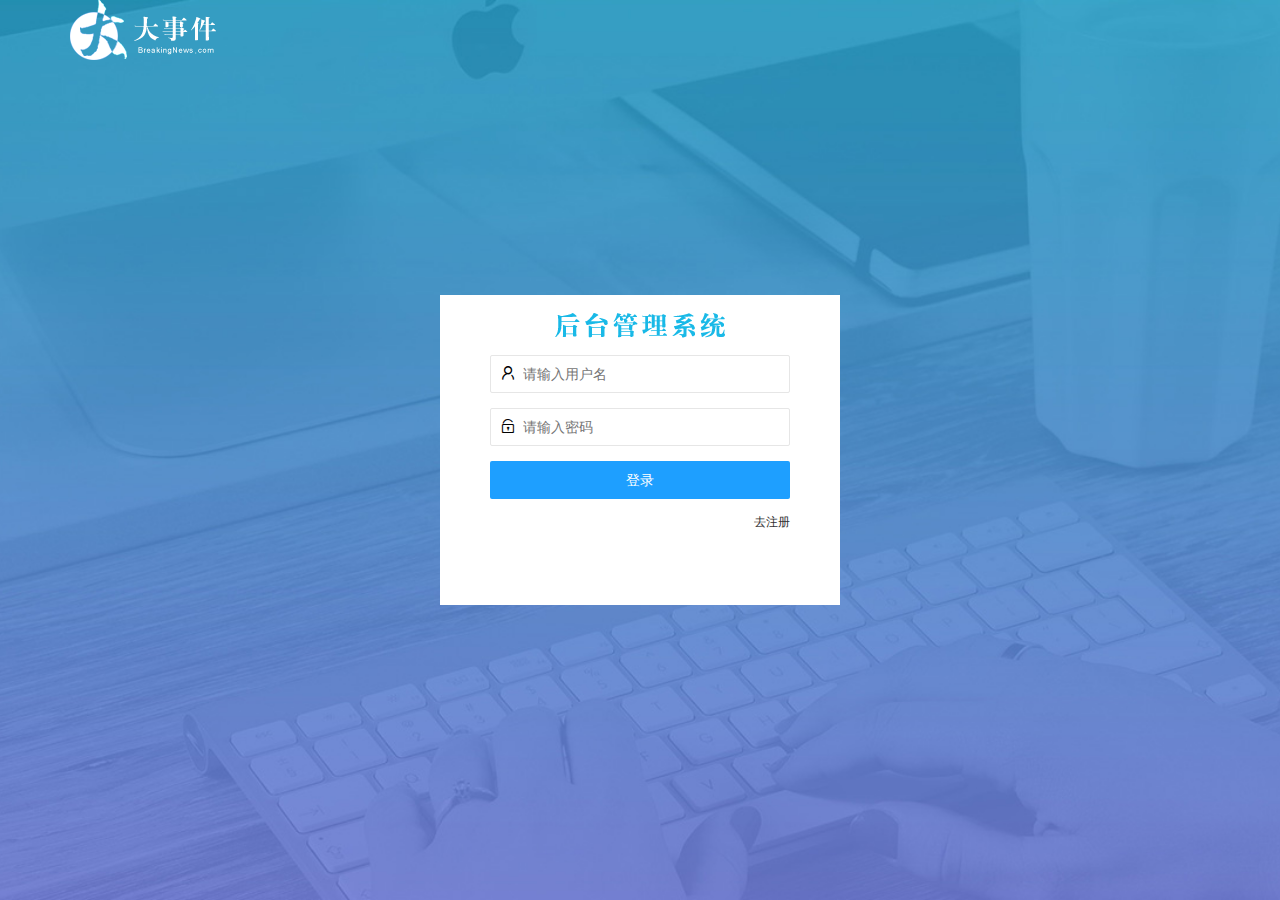
<file: login.html>
<!DOCTYPE html>
<html lang="en">

<head>
    <meta charset="UTF-8">
    <meta name="viewport" content="width=device-width, initial-scale=1.0">
    <title>大事件</title>
    <link rel="stylesheet" href="assets/css/login.css">
    <link rel="stylesheet" href="assets/lib/layui/css/layui.css">
</head>

<body>
    <!-- logo -->
    <div class="layui-main">
        <img src="./assets/images/logo.png" alt="">

    </div>
    <!-- 登录注册 -->
    <div class="loginandreg">
        <div class="title">

        </div>
        <div class="login-box">
            <form class="layui-form" id='form-login'>
                <!-- 账号 -->
                <div class="layui-form-item">
                    <i class="layui-icon layui-icon-username"></i>
                    <input type="text" name="username" required lay-verify="required|username" placeholder="请输入用户名"
                        autocomplete="off" class="layui-input">
                </div>
                <!-- 密码 -->
                <div class="layui-form-item">
                    <i class="layui-icon layui-icon-password"></i>
                    <input type="password" name="password" required lay-verify="required|pwd" placeholder="请输入密码"
                        autocomplete="off" class="layui-input">
                </div>
                <div class="layui-form-item">
                    <button class="layui-btn layui-btn-fluid layui-btn layui-btn-normal" lay-submit
                        lay-filter="formDemo">登录</button>
                </div>
                <div class="layui-form-item links">
                    <a href="javascript:;" id="link_reg">去注册</a>
                </div>
            </form>
        </div>
        <div class="reg-box">
            <form class="layui-form" id='form-reg'>
                <!-- 账号 -->
                <div class="layui-form-item">
                    <i class="layui-icon layui-icon-username"></i>
                    <input type="text" name="username" required lay-verify="required|username" placeholder="请输入用户名"
                        autocomplete="off" class="layui-input">
                </div>
                <!-- 密码 -->
                <div class="layui-form-item">
                    <i class="layui-icon layui-icon-password"></i>
                    <input type="password" name="password" required lay-verify="required|pwd" placeholder="请输入密码"
                        autocomplete="off" class="layui-input">
                </div>
                <!-- 密码 -->
                <div class="layui-form-item">
                    <i class="layui-icon layui-icon-password"></i>
                    <input type="password" name="repassword" required lay-verify="required|pwd|repwd"
                        placeholder="请输入密码" autocomplete="off" class="layui-input">
                </div>
                <div class="layui-form-item">
                    <button class="layui-btn layui-btn-fluid layui-btn layui-btn-normal" lay-submit
                        lay-filter="formDemo">注册</button>
                </div>
                <div class="layui-form-item links">
                    <a href="javascript:;" id="link_login">去登录</a>
                </div>
            </form>

        </div>
    </div>
    <div>

    </div>
    <script src="./assets/lib/layui/layui.all.js"></script>
    <script src="./assets/lib/jquery.js"></script>
    <script src="./assets/js/baseAPI.js"></script>
    <script src="./assets/js/login.js"></script>
</body>

</html>
</file>
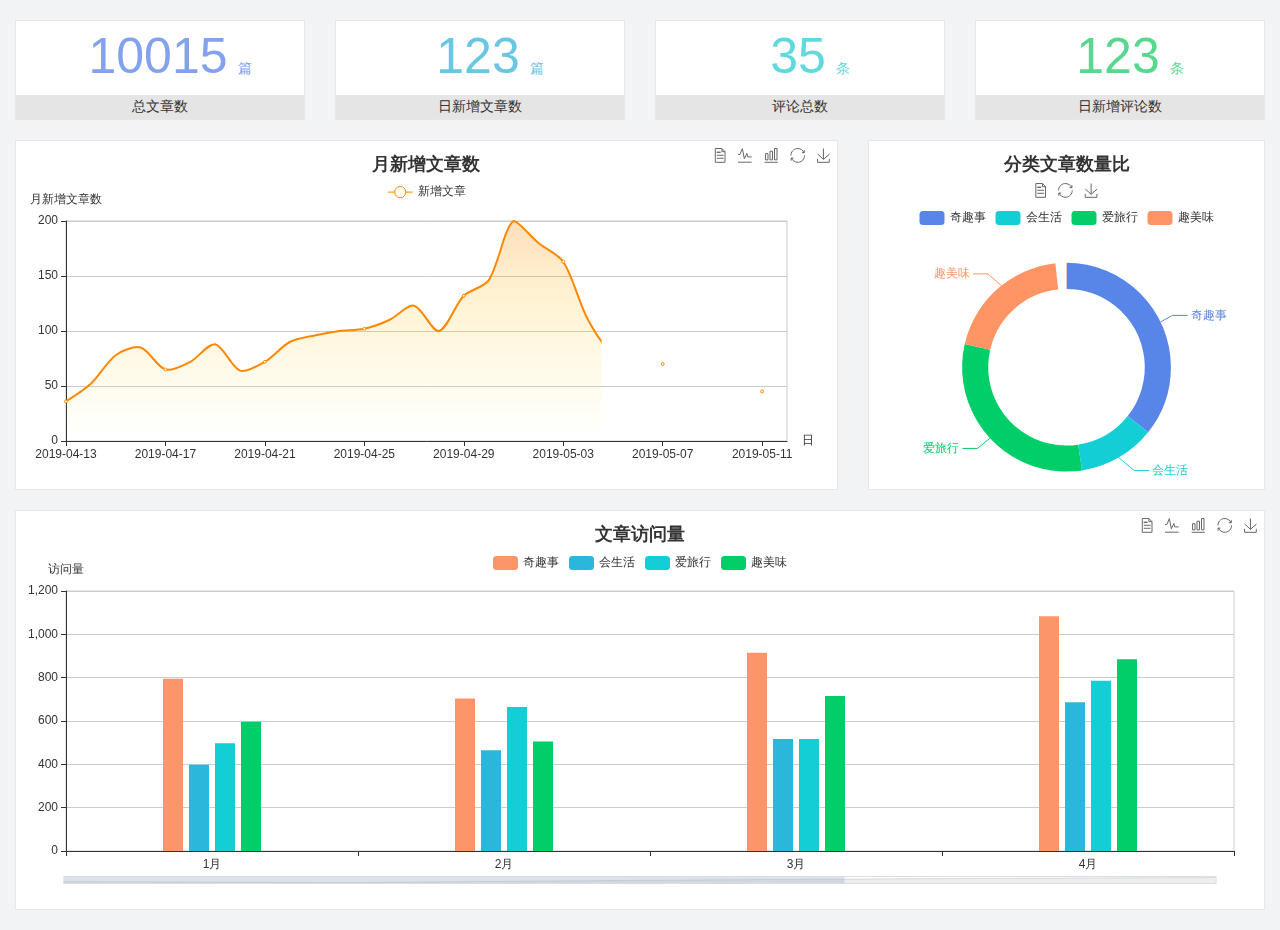
<file: home/dashboard.html>
<!DOCTYPE html>
<html lang="en">

<head>
  <meta charset="UTF-8">
  <meta name="viewport" content="width=device-width, initial-scale=1.0">
  <meta http-equiv="X-UA-Compatible" content="ie=edge">
  <title>图表统计</title>
  <link rel="stylesheet" href="../assets/lib/bootstrap.css" />
  <link rel="stylesheet" href="../assets/lib/main.css" />
  <script src="../assets/lib/jquery.js"></script>
  <script type="text/javascript" src="../assets/lib/echarts.min.js"></script>
</head>

<body>
  <div class="container-fluid">
    <div class="row spannel_list">
      <div class="col-sm-3 col-xs-6">
        <div class="spannel">
          <em>10015</em><span>篇</span>
          <b>总文章数</b>
        </div>
      </div>
      <div class="col-sm-3 col-xs-6">
        <div class="spannel scolor01">
          <em>123</em><span>篇</span>
          <b>日新增文章数</b>
        </div>
      </div>
      <div class="col-sm-3 col-xs-6">
        <div class="spannel scolor02">
          <em>35</em><span>条</span>
          <b>评论总数</b>
        </div>
      </div>
      <div class="col-sm-3 col-xs-6">
        <div class="spannel scolor03">
          <em>123</em><span>条</span>
          <b>日新增评论数</b>
        </div>
      </div>
    </div>
  </div>

  <div class="container-fluid">
    <div class="row curve-pie">
      <div class="col-lg-8 col-md-8">
        <div class="gragh_pannel" id="curve_show"></div>
      </div>
      <div class="col-lg-4 col-md-4">
        <div class="gragh_pannel" id="pie_show"></div>
      </div>
    </div>
  </div>

  <div class="container-fluid">
    <div class="column_pannel" id="column_show"></div>
  </div>

  <script>
    var oChart = echarts.init(document.getElementById('curve_show'));
    var aList_all = [{
        'count': 36,
        'date': '2019-04-13'
      },
      {
        'count': 52,
        'date': '2019-04-14'
      },
      {
        'count': 78,
        'date': '2019-04-15'
      },
      {
        'count': 85,
        'date': '2019-04-16'
      },
      {
        'count': 65,
        'date': '2019-04-17'
      },
      {
        'count': 72,
        'date': '2019-04-18'
      },
      {
        'count': 88,
        'date': '2019-04-19'
      },
      {
        'count': 64,
        'date': '2019-04-20'
      },
      {
        'count': 72,
        'date': '2019-04-21'
      },
      {
        'count': 90,
        'date': '2019-04-22'
      },
      {
        'count': 96,
        'date': '2019-04-23'
      },
      {
        'count': 100,
        'date': '2019-04-24'
      },
      {
        'count': 102,
        'date': '2019-04-25'
      },
      {
        'count': 110,
        'date': '2019-04-26'
      },
      {
        'count': 123,
        'date': '2019-04-27'
      },
      {
        'count': 100,
        'date': '2019-04-28'
      },
      {
        'count': 132,
        'date': '2019-04-29'
      },
      {
        'count': 146,
        'date': '2019-04-30'
      },
      {
        'count': 200,
        'date': '2019-05-01'
      },
      {
        'count': 180,
        'date': '2019-05-02'
      },
      {
        'count': 163,
        'date': '2019-05-03'
      },
      {
        'count': 110,
        'date': '2019-05-04'
      },
      {
        'count': 80,
        'date': '2019-05-05'
      },
      {
        'count': 82,
        'date': '2019-05-06'
      },
      {
        'count': 70,
        'date': '2019-05-07'
      },
      {
        'count': 65,
        'date': '2019-05-08'
      },
      {
        'count': 54,
        'date': '2019-05-09'
      },
      {
        'count': 40,
        'date': '2019-05-10'
      },
      {
        'count': 45,
        'date': '2019-05-11'
      },
      {
        'count': 38,
        'date': '2019-05-12'
      },
    ];

    let aCount = [];
    let aDate = [];

    for (var i = 0; i < aList_all.length; i++) {
      aCount.push(aList_all[i].count);
      aDate.push(aList_all[i].date);
    }

    var chartopt = {
      title: {
        text: '月新增文章数',
        left: 'center',
        top: '10'
      },
      tooltip: {
        trigger: 'axis'
      },
      legend: {
        data: ['新增文章'],
        top: '40'
      },
      toolbox: {
        show: true,
        feature: {
          mark: {
            show: true
          },
          dataView: {
            show: true,
            readOnly: false
          },
          magicType: {
            show: true,
            type: ['line', 'bar']
          },
          restore: {
            show: true
          },
          saveAsImage: {
            show: true
          }
        }
      },
      calculable: true,
      xAxis: [{
        name: '日',
        type: 'category',
        boundaryGap: false,
        data: aDate
      }],
      yAxis: [{
        name: '月新增文章数',
        type: 'value'
      }],
      series: [{
        name: '新增文章',
        type: 'line',
        smooth: true,
        itemStyle: {
          normal: {
            areaStyle: {
              type: 'default'
            },
            color: '#f80'
          },
          lineStyle: {
            color: '#f80'
          }
        },
        data: aCount
      }],
      areaStyle: {
        normal: {
          color: new echarts.graphic.LinearGradient(0, 0, 0, 1, [{
            offset: 0,
            color: 'rgba(255,136,0,0.39)'
          }, {
            offset: .34,
            color: 'rgba(255,180,0,0.25)'
          }, {
            offset: 1,
            color: 'rgba(255,222,0,0.00)'
          }])

        }
      },
      grid: {
        show: true,
        x: 50,
        x2: 50,
        y: 80,
        height: 220
      }
    };

    oChart.setOption(chartopt);


    var oPie = echarts.init(document.getElementById('pie_show'));
    var oPieopt = {
      title: {
        top: 10,
        text: '分类文章数量比',
        x: 'center'
      },
      tooltip: {
        trigger: 'item',
        formatter: "{a} <br/>{b} : {c} ({d}%)"
      },
      color: ['#5885e8', '#13cfd5', '#00ce68', '#ff9565'],
      legend: {
        x: 'center',
        top: 65,
        data: ['奇趣事', '会生活', '爱旅行', '趣美味']
      },
      toolbox: {
        show: true,
        x: 'center',
        top: 35,
        feature: {
          mark: {
            show: true
          },
          dataView: {
            show: true,
            readOnly: false
          },
          magicType: {
            show: true,
            type: ['pie', 'funnel'],
            option: {
              funnel: {
                x: '25%',
                width: '50%',
                funnelAlign: 'left',
                max: 1548
              }
            }
          },
          restore: {
            show: true
          },
          saveAsImage: {
            show: true
          }
        }
      },
      calculable: true,
      series: [{
        name: '访问来源',
        type: 'pie',
        radius: ['45%', '60%'],
        center: ['50%', '65%'],
        data: [{
            value: 300,
            name: '奇趣事'
          },
          {
            value: 100,
            name: '会生活'
          },
          {
            value: 260,
            name: '爱旅行'
          },
          {
            value: 180,
            name: '趣美味'
          }
        ]
      }]
    };
    oPie.setOption(oPieopt);



    var oColumn = this.echarts.init(document.getElementById('column_show'));
    var oColumnopt = {
      title: {
        text: '文章访问量',
        left: 'center',
        top: '10'
      },
      tooltip: {
        trigger: 'axis'
      },
      legend: {
        data: ['奇趣事', '会生活', '爱旅行', '趣美味'],
        top: '40'
      },
      toolbox: {
        show: true,
        feature: {
          mark: {
            show: true
          },
          dataView: {
            show: true,
            readOnly: false
          },
          magicType: {
            show: true,
            type: ['line', 'bar']
          },
          restore: {
            show: true
          },
          saveAsImage: {
            show: true
          }
        }
      },
      calculable: true,
      xAxis: [{
        type: 'category',
        data: ['1月', '2月', '3月', '4月', '5月']
      }],
      yAxis: [{
        name: '访问量',
        type: 'value'
      }],
      series: [{
          name: '奇趣事',
          type: 'bar',
          barWidth: 20,
          itemStyle: {
            normal: {
              areaStyle: {
                type: 'default'
              },
              color: '#fd956a'
            }
          },
          data: [800, 708, 920, 1090, 1200]
        },
        {
          name: '会生活',
          type: 'bar',
          barWidth: 20,
          itemStyle: {
            normal: {
              areaStyle: {
                type: 'default'
              },
              color: '#2bb6db'
            }
          },
          data: [400, 468, 520, 690, 800]
        },
        {
          name: '爱旅行',
          type: 'bar',
          barWidth: 20,
          itemStyle: {
            normal: {
              areaStyle: {
                type: 'default'
              },
              color: '#13cfd5'
            }
          },
          data: [500, 668, 520, 790, 900]
        },
        {
          name: '趣美味',
          type: 'bar',
          barWidth: 20,
          itemStyle: {
            normal: {
              areaStyle: {
                type: 'default'
              },
              color: '#00ce68'
            }
          },
          data: [600, 508, 720, 890, 1000]
        }
      ],
      grid: {
        show: true,
        x: 50,
        x2: 30,
        y: 80,
        height: 260
      },
      dataZoom: [ //给x轴设置滚动条
        {
          start: 0, //默认为0
          end: 100 - 1000 / 31, //默认为100
          type: 'slider',
          show: true,
          xAxisIndex: [0],
          handleSize: 0, //滑动条的 左右2个滑动条的大小
          height: 8, //组件高度
          left: 45, //左边的距离
          right: 50, //右边的距离
          bottom: 26, //右边的距离
          handleColor: '#ddd', //h滑动图标的颜色
          handleStyle: {
            borderColor: "#cacaca",
            borderWidth: "1",
            shadowBlur: 2,
            background: "#ddd",
            shadowColor: "#ddd",
          }
        }
      ]
    };
    oColumn.setOption(oColumnopt);
  </script>
</body>

</html>
</file>
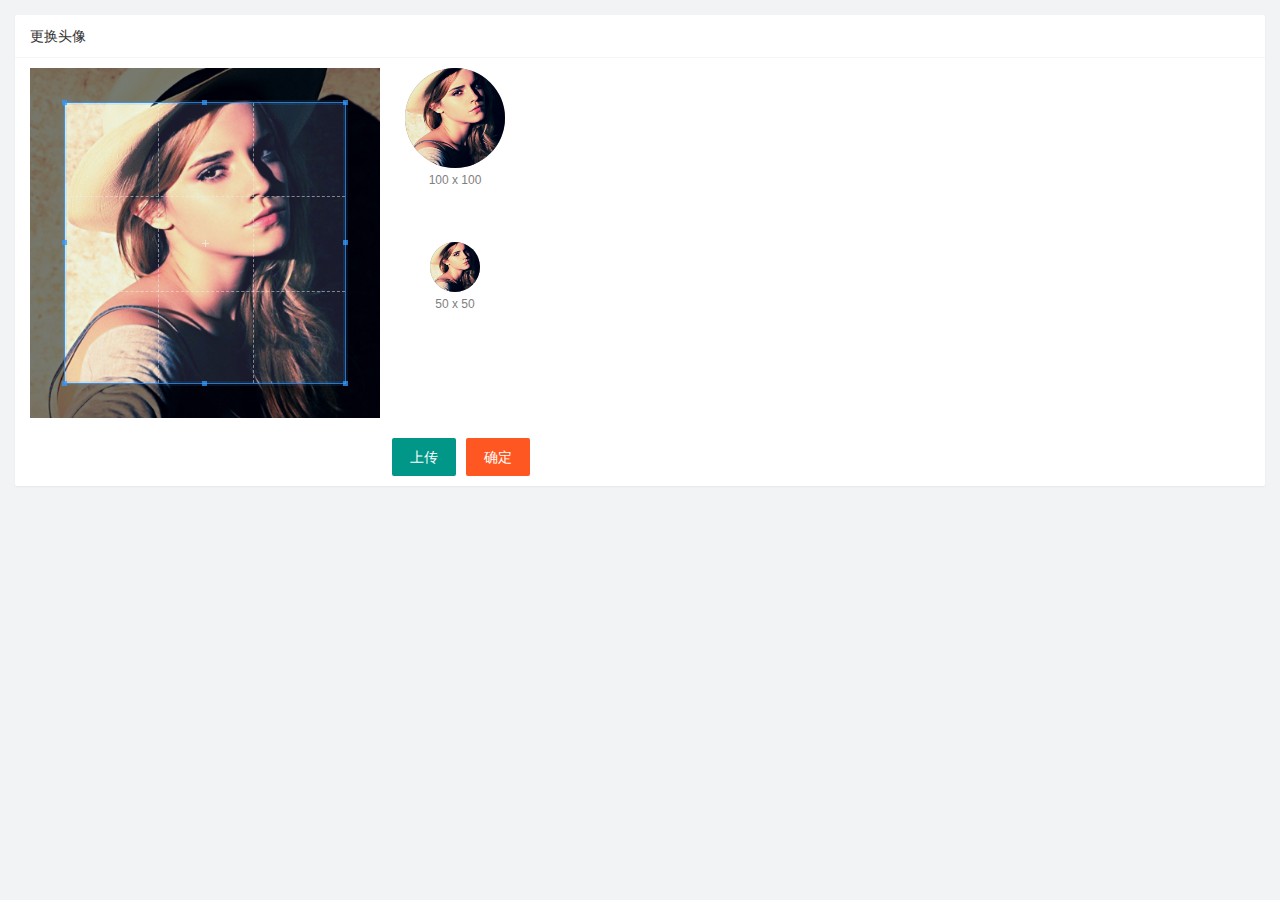
<file: user/user_avatar.html>
<!DOCTYPE html>
<html lang="en">

<head>
  <meta charset="UTF-8" />
  <meta name="viewport" content="width=device-width, initial-scale=1.0" />
  <title>Document</title>
  <link rel="stylesheet" href="../assets/lib/layui/css/layui.css" />
  <link rel="stylesheet" href="../assets/lib/cropper/cropper.css" />
  <link rel="stylesheet" href="../assets/css/user/user_avatar.css" />
</head>

<body>
  <!-- 卡片区域 -->
  <div class="layui-card">
    <div class="layui-card-header">更换头像</div>
    <div class="layui-card-body">
      <!-- 第一行的图片裁剪和预览区域 -->
      <div class="row1">
        <!-- 图片裁剪区域 -->
        <div class="cropper-box">
          <!-- 这个 img 标签很重要，将来会把它初始化为裁剪区域 -->
          <img id="image" src="/assets/images/sample.jpg" />
        </div>
        <!-- 图片的预览区域 -->
        <div class="preview-box">
          <div>
            <!-- 宽高为 100px 的预览区域 -->
            <div class="img-preview w100"></div>
            <p class="size">100 x 100</p>
          </div>
          <div>
            <!-- 宽高为 50px 的预览区域 -->
            <div class="img-preview w50"></div>
            <p class="size">50 x 50</p>
          </div>
        </div>
      </div>

      <!-- 第二行的按钮区域 -->
      <div class="row2">
        <!-- 通过 accept 属性，可以指定，允许用户选择什么类型的文件 -->
        <input type="file" id="file" accept="image/png,image/jpeg" />
        <button type="button" class="layui-btn" id="btnChooseImage">上传</button>
        <button type="button" class="layui-btn layui-btn-danger" id="btnUpload">确定</button>
      </div>
    </div>
  </div>

  <script src="../assets/lib/layui/layui.all.js"></script>
  <script src="../assets/lib/jquery.js"></script>
  <script src="../assets/lib/cropper/Cropper.js"></script>
  <script src="../assets/lib/cropper/jquery-cropper.js"></script>
  <script src="../assets/js/baseAPI.js"></script>
  <script src="../assets/js/user/user_avatar.js"></script>
</body>

</html>
</file>
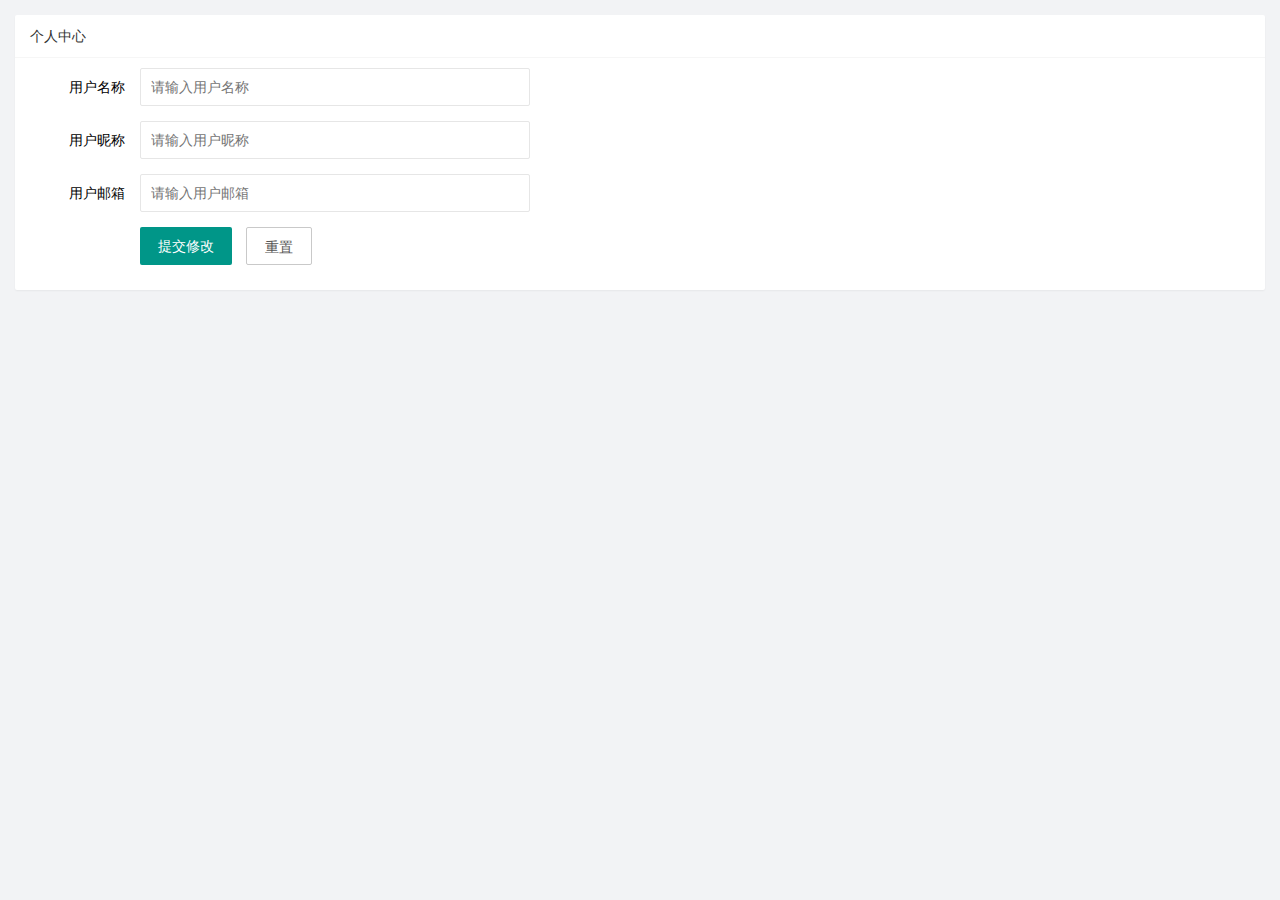
<file: user/user_info.html>
<!DOCTYPE html>
<html lang="en">

<head>
    <meta charset="UTF-8">
    <meta name="viewport" content="width=device-width, initial-scale=1.0">
    <title>Document</title>
    <link rel="stylesheet" href="../assets/lib/layui/css/layui.css">
    <link rel="stylesheet" href="../assets/css/user/user_info.css">
</head>

<body>
    <div class="layui-card">
        <div class="layui-card-header">个人中心</div>
        <div class="layui-card-body">
            <form class="layui-form" lay-filter="formUserInfo">
                <!-- 这是一个隐藏域 -->
                <input type="hidden" name="id" value="">
                <div class="layui-form-item">
                    <label class="layui-form-label">用户名称</label>
                    <div class="layui-input-block">
                        <input type="text" name="username" required lay-verify="required" placeholder="请输入用户名称"
                            autocomplete="off" class="layui-input" readonly>
                    </div>
                </div>
                <div class="layui-form-item">
                    <label class="layui-form-label">用户昵称</label>
                    <div class="layui-input-block">
                        <input type="text" name="nickname" required lay-verify="required|nickname" placeholder="请输入用户昵称"
                            autocomplete="off" class="layui-input">
                    </div>
                </div>
                <div class="layui-form-item">
                    <label class="layui-form-label">用户邮箱</label>
                    <div class="layui-input-block">
                        <input type="text" name="email" required lay-verify="required|email" placeholder="请输入用户邮箱"
                            autocomplete="off" class="layui-input">
                    </div>
                </div>
                <div class="layui-form-item">
                    <div class="layui-input-block">
                        <button class="layui-btn" lay-submit lay-filter="formDemo">提交修改</button>
                        <button type="reset" class="layui-btn layui-btn-primary" id="btnReset">重置</button>
                    </div>
                </div>
            </form>
        </div>
    </div>
    <script src="../assets/lib/layui/layui.all.js"></script>
    <script src="../assets/lib/jquery.js"></script>
    <script src="../assets/js/baseAPI.js"></script>
    <script src="../assets/js/user/user_info.js"></script>
</body>

</html>
</file>
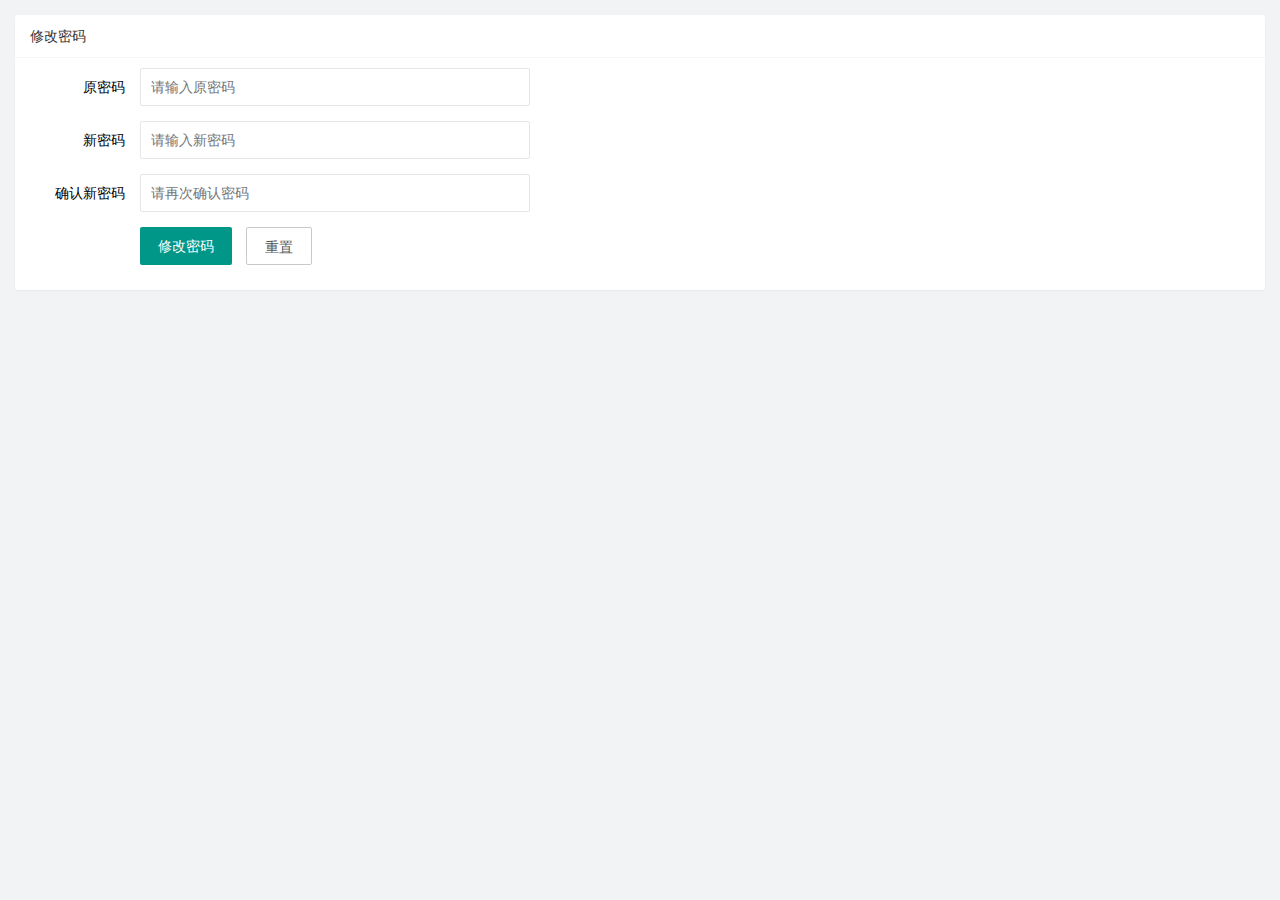
<file: user/user_pwd.html>
<!DOCTYPE html>
<html lang="en">

<head>
  <meta charset="UTF-8" />
  <meta name="viewport" content="width=device-width, initial-scale=1.0" />
  <title>Document</title>
  <link rel="stylesheet" href="../assets/lib/layui/css/layui.css" />
  <link rel="stylesheet" href="../assets/css/user/user_pwd.css" />
</head>

<body>
  <!-- 卡片区域 -->
  <div class="layui-card">
    <div class="layui-card-header">修改密码</div>
    <div class="layui-card-body">
      <form class="layui-form">
        <div class="layui-form-item">
          <label class="layui-form-label">原密码</label>
          <div class="layui-input-block">
            <input type="password" name="oldPwd" required lay-verify="required|pwd" placeholder="请输入原密码"
              autocomplete="off" class="layui-input" />
          </div>
        </div>
        <div class="layui-form-item">
          <label class="layui-form-label">新密码</label>
          <div class="layui-input-block">
            <input type="password" name="newPwd" required lay-verify="required|pwd|samePwd" placeholder="请输入新密码"
              autocomplete="off" class="layui-input" />
          </div>
        </div>
        <div class="layui-form-item">
          <label class="layui-form-label">确认新密码</label>
          <div class="layui-input-block">
            <input type="password" name="rePwd" required lay-verify="required|pwd|rePwd" placeholder="请再次确认密码"
              autocomplete="off" class="layui-input" />
          </div>
        </div>
        <div class="layui-form-item">
          <div class="layui-input-block">
            <button class="layui-btn" lay-submit lay-filter="formDemo">修改密码</button>
            <button type="reset" class="layui-btn layui-btn-primary">重置</button>
          </div>
        </div>
      </form>
    </div>
  </div>

  <!-- 导入 layui 的 js -->
  <script src="../assets/lib/layui/layui.all.js"></script>
  <!-- 导入 jQuery -->
  <script src="../assets/lib/jquery.js"></script>
  <!-- 导入 baseAPI -->
  <script src="../assets/js/baseAPI.js"></script>
  <!-- 导入自己的 js -->
  <script src="../assets/js/user/user_pwd.js"></script>
</body>

</html>
</file>
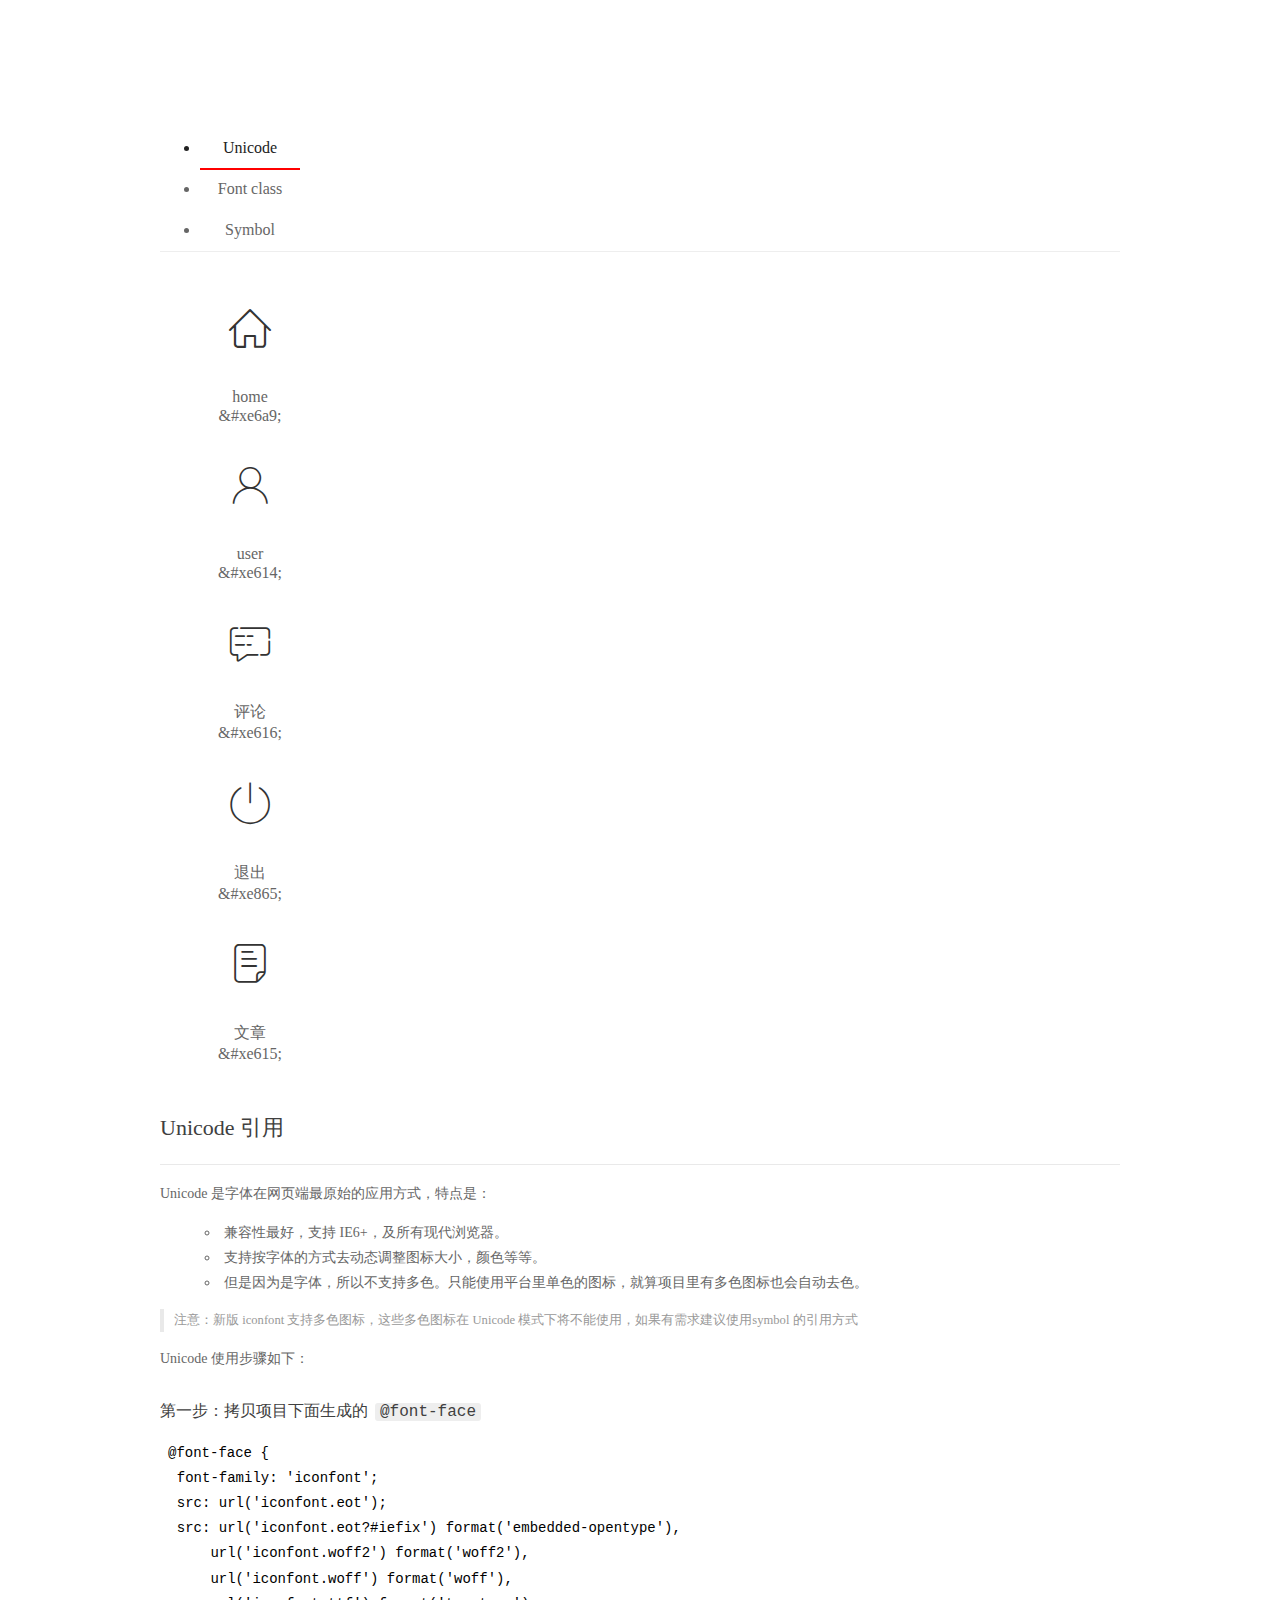
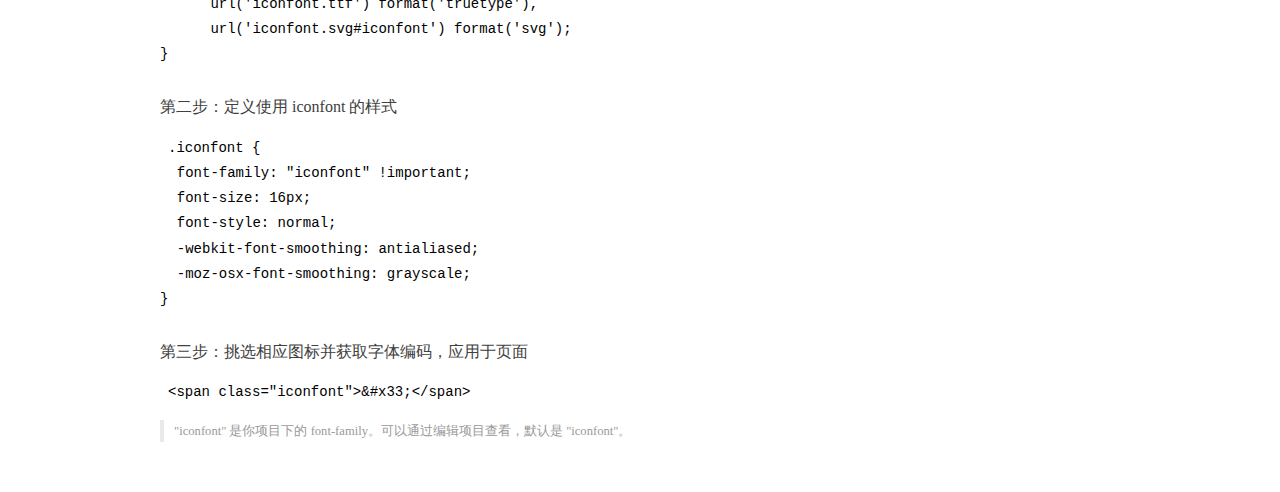
<file: assets/fonts/demo_index.html>
<!DOCTYPE html>
<html>
<head>
  <meta charset="utf-8"/>
  <title>IconFont Demo</title>
  <link rel="shortcut icon" href="https://gtms04.alicdn.com/tps/i4/TB1_oz6GVXXXXaFXpXXJDFnIXXX-64-64.ico" type="image/x-icon"/>
  <link rel="stylesheet" href="https://g.alicdn.com/thx/cube/1.3.2/cube.min.css">
  <link rel="stylesheet" href="demo.css">
  <link rel="stylesheet" href="iconfont.css">
  <script src="iconfont.js"></script>
  <!-- jQuery -->
  <script src="https://a1.alicdn.com/oss/uploads/2018/12/26/7bfddb60-08e8-11e9-9b04-53e73bb6408b.js"></script>
  <!-- 代码高亮 -->
  <script src="https://a1.alicdn.com/oss/uploads/2018/12/26/a3f714d0-08e6-11e9-8a15-ebf944d7534c.js"></script>
</head>
<body>
  <div class="main">
    <h1 class="logo"><a href="https://www.iconfont.cn/" title="iconfont 首页" target="_blank">&#xe86b;</a></h1>
    <div class="nav-tabs">
      <ul id="tabs" class="dib-box">
        <li class="dib active"><span>Unicode</span></li>
        <li class="dib"><span>Font class</span></li>
        <li class="dib"><span>Symbol</span></li>
      </ul>
      
    </div>
    <div class="tab-container">
      <div class="content unicode" style="display: block;">
          <ul class="icon_lists dib-box">
          
            <li class="dib">
              <span class="icon iconfont">&#xe6a9;</span>
                <div class="name">home</div>
                <div class="code-name">&amp;#xe6a9;</div>
              </li>
          
            <li class="dib">
              <span class="icon iconfont">&#xe614;</span>
                <div class="name">user</div>
                <div class="code-name">&amp;#xe614;</div>
              </li>
          
            <li class="dib">
              <span class="icon iconfont">&#xe616;</span>
                <div class="name">评论</div>
                <div class="code-name">&amp;#xe616;</div>
              </li>
          
            <li class="dib">
              <span class="icon iconfont">&#xe865;</span>
                <div class="name">退出</div>
                <div class="code-name">&amp;#xe865;</div>
              </li>
          
            <li class="dib">
              <span class="icon iconfont">&#xe615;</span>
                <div class="name">文章</div>
                <div class="code-name">&amp;#xe615;</div>
              </li>
          
          </ul>
          <div class="article markdown">
          <h2 id="unicode-">Unicode 引用</h2>
          <hr>

          <p>Unicode 是字体在网页端最原始的应用方式，特点是：</p>
          <ul>
            <li>兼容性最好，支持 IE6+，及所有现代浏览器。</li>
            <li>支持按字体的方式去动态调整图标大小，颜色等等。</li>
            <li>但是因为是字体，所以不支持多色。只能使用平台里单色的图标，就算项目里有多色图标也会自动去色。</li>
          </ul>
          <blockquote>
            <p>注意：新版 iconfont 支持多色图标，这些多色图标在 Unicode 模式下将不能使用，如果有需求建议使用symbol 的引用方式</p>
          </blockquote>
          <p>Unicode 使用步骤如下：</p>
          <h3 id="-font-face">第一步：拷贝项目下面生成的 <code>@font-face</code></h3>
<pre><code class="language-css"
>@font-face {
  font-family: 'iconfont';
  src: url('iconfont.eot');
  src: url('iconfont.eot?#iefix') format('embedded-opentype'),
      url('iconfont.woff2') format('woff2'),
      url('iconfont.woff') format('woff'),
      url('iconfont.ttf') format('truetype'),
      url('iconfont.svg#iconfont') format('svg');
}
</code></pre>
          <h3 id="-iconfont-">第二步：定义使用 iconfont 的样式</h3>
<pre><code class="language-css"
>.iconfont {
  font-family: "iconfont" !important;
  font-size: 16px;
  font-style: normal;
  -webkit-font-smoothing: antialiased;
  -moz-osx-font-smoothing: grayscale;
}
</code></pre>
          <h3 id="-">第三步：挑选相应图标并获取字体编码，应用于页面</h3>
<pre>
<code class="language-html"
>&lt;span class="iconfont"&gt;&amp;#x33;&lt;/span&gt;
</code></pre>
          <blockquote>
            <p>"iconfont" 是你项目下的 font-family。可以通过编辑项目查看，默认是 "iconfont"。</p>
          </blockquote>
          </div>
      </div>
      <div class="content font-class">
        <ul class="icon_lists dib-box">
          
          <li class="dib">
            <span class="icon iconfont icon-home"></span>
            <div class="name">
              home
            </div>
            <div class="code-name">.icon-home
            </div>
          </li>
          
          <li class="dib">
            <span class="icon iconfont icon-user"></span>
            <div class="name">
              user
            </div>
            <div class="code-name">.icon-user
            </div>
          </li>
          
          <li class="dib">
            <span class="icon iconfont icon-pinglun"></span>
            <div class="name">
              评论
            </div>
            <div class="code-name">.icon-pinglun
            </div>
          </li>
          
          <li class="dib">
            <span class="icon iconfont icon-tuichu"></span>
            <div class="name">
              退出
            </div>
            <div class="code-name">.icon-tuichu
            </div>
          </li>
          
          <li class="dib">
            <span class="icon iconfont icon-16"></span>
            <div class="name">
              文章
            </div>
            <div class="code-name">.icon-16
            </div>
          </li>
          
        </ul>
        <div class="article markdown">
        <h2 id="font-class-">font-class 引用</h2>
        <hr>

        <p>font-class 是 Unicode 使用方式的一种变种，主要是解决 Unicode 书写不直观，语意不明确的问题。</p>
        <p>与 Unicode 使用方式相比，具有如下特点：</p>
        <ul>
          <li>兼容性良好，支持 IE8+，及所有现代浏览器。</li>
          <li>相比于 Unicode 语意明确，书写更直观。可以很容易分辨这个 icon 是什么。</li>
          <li>因为使用 class 来定义图标，所以当要替换图标时，只需要修改 class 里面的 Unicode 引用。</li>
          <li>不过因为本质上还是使用的字体，所以多色图标还是不支持的。</li>
        </ul>
        <p>使用步骤如下：</p>
        <h3 id="-fontclass-">第一步：引入项目下面生成的 fontclass 代码：</h3>
<pre><code class="language-html">&lt;link rel="stylesheet" href="./iconfont.css"&gt;
</code></pre>
        <h3 id="-">第二步：挑选相应图标并获取类名，应用于页面：</h3>
<pre><code class="language-html">&lt;span class="iconfont icon-xxx"&gt;&lt;/span&gt;
</code></pre>
        <blockquote>
          <p>"
            iconfont" 是你项目下的 font-family。可以通过编辑项目查看，默认是 "iconfont"。</p>
        </blockquote>
      </div>
      </div>
      <div class="content symbol">
          <ul class="icon_lists dib-box">
          
            <li class="dib">
                <svg class="icon svg-icon" aria-hidden="true">
                  <use xlink:href="#icon-home"></use>
                </svg>
                <div class="name">home</div>
                <div class="code-name">#icon-home</div>
            </li>
          
            <li class="dib">
                <svg class="icon svg-icon" aria-hidden="true">
                  <use xlink:href="#icon-user"></use>
                </svg>
                <div class="name">user</div>
                <div class="code-name">#icon-user</div>
            </li>
          
            <li class="dib">
                <svg class="icon svg-icon" aria-hidden="true">
                  <use xlink:href="#icon-pinglun"></use>
                </svg>
                <div class="name">评论</div>
                <div class="code-name">#icon-pinglun</div>
            </li>
          
            <li class="dib">
                <svg class="icon svg-icon" aria-hidden="true">
                  <use xlink:href="#icon-tuichu"></use>
                </svg>
                <div class="name">退出</div>
                <div class="code-name">#icon-tuichu</div>
            </li>
          
            <li class="dib">
                <svg class="icon svg-icon" aria-hidden="true">
                  <use xlink:href="#icon-16"></use>
                </svg>
                <div class="name">文章</div>
                <div class="code-name">#icon-16</div>
            </li>
          
          </ul>
          <div class="article markdown">
          <h2 id="symbol-">Symbol 引用</h2>
          <hr>

          <p>这是一种全新的使用方式，应该说这才是未来的主流，也是平台目前推荐的用法。相关介绍可以参考这篇<a href="">文章</a>
            这种用法其实是做了一个 SVG 的集合，与另外两种相比具有如下特点：</p>
          <ul>
            <li>支持多色图标了，不再受单色限制。</li>
            <li>通过一些技巧，支持像字体那样，通过 <code>font-size</code>, <code>color</code> 来调整样式。</li>
            <li>兼容性较差，支持 IE9+，及现代浏览器。</li>
            <li>浏览器渲染 SVG 的性能一般，还不如 png。</li>
          </ul>
          <p>使用步骤如下：</p>
          <h3 id="-symbol-">第一步：引入项目下面生成的 symbol 代码：</h3>
<pre><code class="language-html">&lt;script src="./iconfont.js"&gt;&lt;/script&gt;
</code></pre>
          <h3 id="-css-">第二步：加入通用 CSS 代码（引入一次就行）：</h3>
<pre><code class="language-html">&lt;style&gt;
.icon {
  width: 1em;
  height: 1em;
  vertical-align: -0.15em;
  fill: currentColor;
  overflow: hidden;
}
&lt;/style&gt;
</code></pre>
          <h3 id="-">第三步：挑选相应图标并获取类名，应用于页面：</h3>
<pre><code class="language-html">&lt;svg class="icon" aria-hidden="true"&gt;
  &lt;use xlink:href="#icon-xxx"&gt;&lt;/use&gt;
&lt;/svg&gt;
</code></pre>
          </div>
      </div>

    </div>
  </div>
  <script>
  $(document).ready(function () {
      $('.tab-container .content:first').show()

      $('#tabs li').click(function (e) {
        var tabContent = $('.tab-container .content')
        var index = $(this).index()

        if ($(this).hasClass('active')) {
          return
        } else {
          $('#tabs li').removeClass('active')
          $(this).addClass('active')

          tabContent.hide().eq(index).fadeIn()
        }
      })
    })
  </script>
</body>
</html>
</file>
<file: assets/css/login.css>
body,
html {
    padding: 0;
    margin: 0;
    height: 100%;
    width: 100%;
    /* background-color: blue; */
    background: url('../images/login_bg.jpg') no-repeat center;
    background-size: cover;
}

.loginandreg {
    width: 400px;
    height: 310px;
    position: absolute;
    background-color: #ffffff;
    left: 50%;
    top: 50%;
    transform: translate(-50%, -50%);
}

.loginandreg .title {
    height: 60px;
    background: url('../images/login_title.png') no-repeat center;
}

.reg-box {
    display: none;
}

.layui-form {
    padding: 0 50px;
}

.links {
    display: flex;
    justify-content: flex-end;
}

.links a {
    font-size: 12px;
}

.layui-form-item {
    position: relative;
}

.layui-icon {
    position: absolute;
    top: 10px;
    left: 10px;
}

.layui-input {
    padding-left: 32px !important;
}
</file>
<file: assets/lib/layui/css/layui.css>
/** layui-v2.5.5 MIT License By https://www.layui.com */
 .layui-inline,img{display:inline-block;vertical-align:middle}h1,h2,h3,h4,h5,h6{font-weight:400}.layui-edge,.layui-header,.layui-inline,.layui-main{position:relative}.layui-body,.layui-edge,.layui-elip{overflow:hidden}.layui-btn,.layui-edge,.layui-inline,img{vertical-align:middle}.layui-btn,.layui-disabled,.layui-icon,.layui-unselect{-moz-user-select:none;-webkit-user-select:none;-ms-user-select:none}.layui-elip,.layui-form-checkbox span,.layui-form-pane .layui-form-label{text-overflow:ellipsis;white-space:nowrap}.layui-breadcrumb,.layui-tree-btnGroup{visibility:hidden}blockquote,body,button,dd,div,dl,dt,form,h1,h2,h3,h4,h5,h6,input,li,ol,p,pre,td,textarea,th,ul{margin:0;padding:0;-webkit-tap-highlight-color:rgba(0,0,0,0)}a:active,a:hover{outline:0}img{border:none}li{list-style:none}table{border-collapse:collapse;border-spacing:0}h4,h5,h6{font-size:100%}button,input,optgroup,option,select,textarea{font-family:inherit;font-size:inherit;font-style:inherit;font-weight:inherit;outline:0}pre{white-space:pre-wrap;white-space:-moz-pre-wrap;white-space:-pre-wrap;white-space:-o-pre-wrap;word-wrap:break-word}body{line-height:24px;font:14px Helvetica Neue,Helvetica,PingFang SC,Tahoma,Arial,sans-serif}hr{height:1px;margin:10px 0;border:0;clear:both}a{color:#333;text-decoration:none}a:hover{color:#777}a cite{font-style:normal;*cursor:pointer}.layui-border-box,.layui-border-box *{box-sizing:border-box}.layui-box,.layui-box *{box-sizing:content-box}.layui-clear{clear:both;*zoom:1}.layui-clear:after{content:'\20';clear:both;*zoom:1;display:block;height:0}.layui-inline{*display:inline;*zoom:1}.layui-edge{display:inline-block;width:0;height:0;border-width:6px;border-style:dashed;border-color:transparent}.layui-edge-top{top:-4px;border-bottom-color:#999;border-bottom-style:solid}.layui-edge-right{border-left-color:#999;border-left-style:solid}.layui-edge-bottom{top:2px;border-top-color:#999;border-top-style:solid}.layui-edge-left{border-right-color:#999;border-right-style:solid}.layui-disabled,.layui-disabled:hover{color:#d2d2d2!important;cursor:not-allowed!important}.layui-circle{border-radius:100%}.layui-show{display:block!important}.layui-hide{display:none!important}@font-face{font-family:layui-icon;src:url(../font/iconfont.eot?v=250);src:url(../font/iconfont.eot?v=250#iefix) format('embedded-opentype'),url(../font/iconfont.woff2?v=250) format('woff2'),url(../font/iconfont.woff?v=250) format('woff'),url(../font/iconfont.ttf?v=250) format('truetype'),url(../font/iconfont.svg?v=250#layui-icon) format('svg')}.layui-icon{font-family:layui-icon!important;font-size:16px;font-style:normal;-webkit-font-smoothing:antialiased;-moz-osx-font-smoothing:grayscale}.layui-icon-reply-fill:before{content:"\e611"}.layui-icon-set-fill:before{content:"\e614"}.layui-icon-menu-fill:before{content:"\e60f"}.layui-icon-search:before{content:"\e615"}.layui-icon-share:before{content:"\e641"}.layui-icon-set-sm:before{content:"\e620"}.layui-icon-engine:before{content:"\e628"}.layui-icon-close:before{content:"\1006"}.layui-icon-close-fill:before{content:"\1007"}.layui-icon-chart-screen:before{content:"\e629"}.layui-icon-star:before{content:"\e600"}.layui-icon-circle-dot:before{content:"\e617"}.layui-icon-chat:before{content:"\e606"}.layui-icon-release:before{content:"\e609"}.layui-icon-list:before{content:"\e60a"}.layui-icon-chart:before{content:"\e62c"}.layui-icon-ok-circle:before{content:"\1005"}.layui-icon-layim-theme:before{content:"\e61b"}.layui-icon-table:before{content:"\e62d"}.layui-icon-right:before{content:"\e602"}.layui-icon-left:before{content:"\e603"}.layui-icon-cart-simple:before{content:"\e698"}.layui-icon-face-cry:before{content:"\e69c"}.layui-icon-face-smile:before{content:"\e6af"}.layui-icon-survey:before{content:"\e6b2"}.layui-icon-tree:before{content:"\e62e"}.layui-icon-upload-circle:before{content:"\e62f"}.layui-icon-add-circle:before{content:"\e61f"}.layui-icon-download-circle:before{content:"\e601"}.layui-icon-templeate-1:before{content:"\e630"}.layui-icon-util:before{content:"\e631"}.layui-icon-face-surprised:before{content:"\e664"}.layui-icon-edit:before{content:"\e642"}.layui-icon-speaker:before{content:"\e645"}.layui-icon-down:before{content:"\e61a"}.layui-icon-file:before{content:"\e621"}.layui-icon-layouts:before{content:"\e632"}.layui-icon-rate-half:before{content:"\e6c9"}.layui-icon-add-circle-fine:before{content:"\e608"}.layui-icon-prev-circle:before{content:"\e633"}.layui-icon-read:before{content:"\e705"}.layui-icon-404:before{content:"\e61c"}.layui-icon-carousel:before{content:"\e634"}.layui-icon-help:before{content:"\e607"}.layui-icon-code-circle:before{content:"\e635"}.layui-icon-water:before{content:"\e636"}.layui-icon-username:before{content:"\e66f"}.layui-icon-find-fill:before{content:"\e670"}.layui-icon-about:before{content:"\e60b"}.layui-icon-location:before{content:"\e715"}.layui-icon-up:before{content:"\e619"}.layui-icon-pause:before{content:"\e651"}.layui-icon-date:before{content:"\e637"}.layui-icon-layim-uploadfile:before{content:"\e61d"}.layui-icon-delete:before{content:"\e640"}.layui-icon-play:before{content:"\e652"}.layui-icon-top:before{content:"\e604"}.layui-icon-friends:before{content:"\e612"}.layui-icon-refresh-3:before{content:"\e9aa"}.layui-icon-ok:before{content:"\e605"}.layui-icon-layer:before{content:"\e638"}.layui-icon-face-smile-fine:before{content:"\e60c"}.layui-icon-dollar:before{content:"\e659"}.layui-icon-group:before{content:"\e613"}.layui-icon-layim-download:before{content:"\e61e"}.layui-icon-picture-fine:before{content:"\e60d"}.layui-icon-link:before{content:"\e64c"}.layui-icon-diamond:before{content:"\e735"}.layui-icon-log:before{content:"\e60e"}.layui-icon-rate-solid:before{content:"\e67a"}.layui-icon-fonts-del:before{content:"\e64f"}.layui-icon-unlink:before{content:"\e64d"}.layui-icon-fonts-clear:before{content:"\e639"}.layui-icon-triangle-r:before{content:"\e623"}.layui-icon-circle:before{content:"\e63f"}.layui-icon-radio:before{content:"\e643"}.layui-icon-align-center:before{content:"\e647"}.layui-icon-align-right:before{content:"\e648"}.layui-icon-align-left:before{content:"\e649"}.layui-icon-loading-1:before{content:"\e63e"}.layui-icon-return:before{content:"\e65c"}.layui-icon-fonts-strong:before{content:"\e62b"}.layui-icon-upload:before{content:"\e67c"}.layui-icon-dialogue:before{content:"\e63a"}.layui-icon-video:before{content:"\e6ed"}.layui-icon-headset:before{content:"\e6fc"}.layui-icon-cellphone-fine:before{content:"\e63b"}.layui-icon-add-1:before{content:"\e654"}.layui-icon-face-smile-b:before{content:"\e650"}.layui-icon-fonts-html:before{content:"\e64b"}.layui-icon-form:before{content:"\e63c"}.layui-icon-cart:before{content:"\e657"}.layui-icon-camera-fill:before{content:"\e65d"}.layui-icon-tabs:before{content:"\e62a"}.layui-icon-fonts-code:before{content:"\e64e"}.layui-icon-fire:before{content:"\e756"}.layui-icon-set:before{content:"\e716"}.layui-icon-fonts-u:before{content:"\e646"}.layui-icon-triangle-d:before{content:"\e625"}.layui-icon-tips:before{content:"\e702"}.layui-icon-picture:before{content:"\e64a"}.layui-icon-more-vertical:before{content:"\e671"}.layui-icon-flag:before{content:"\e66c"}.layui-icon-loading:before{content:"\e63d"}.layui-icon-fonts-i:before{content:"\e644"}.layui-icon-refresh-1:before{content:"\e666"}.layui-icon-rmb:before{content:"\e65e"}.layui-icon-home:before{content:"\e68e"}.layui-icon-user:before{content:"\e770"}.layui-icon-notice:before{content:"\e667"}.layui-icon-login-weibo:before{content:"\e675"}.layui-icon-voice:before{content:"\e688"}.layui-icon-upload-drag:before{content:"\e681"}.layui-icon-login-qq:before{content:"\e676"}.layui-icon-snowflake:before{content:"\e6b1"}.layui-icon-file-b:before{content:"\e655"}.layui-icon-template:before{content:"\e663"}.layui-icon-auz:before{content:"\e672"}.layui-icon-console:before{content:"\e665"}.layui-icon-app:before{content:"\e653"}.layui-icon-prev:before{content:"\e65a"}.layui-icon-website:before{content:"\e7ae"}.layui-icon-next:before{content:"\e65b"}.layui-icon-component:before{content:"\e857"}.layui-icon-more:before{content:"\e65f"}.layui-icon-login-wechat:before{content:"\e677"}.layui-icon-shrink-right:before{content:"\e668"}.layui-icon-spread-left:before{content:"\e66b"}.layui-icon-camera:before{content:"\e660"}.layui-icon-note:before{content:"\e66e"}.layui-icon-refresh:before{content:"\e669"}.layui-icon-female:before{content:"\e661"}.layui-icon-male:before{content:"\e662"}.layui-icon-password:before{content:"\e673"}.layui-icon-senior:before{content:"\e674"}.layui-icon-theme:before{content:"\e66a"}.layui-icon-tread:before{content:"\e6c5"}.layui-icon-praise:before{content:"\e6c6"}.layui-icon-star-fill:before{content:"\e658"}.layui-icon-rate:before{content:"\e67b"}.layui-icon-template-1:before{content:"\e656"}.layui-icon-vercode:before{content:"\e679"}.layui-icon-cellphone:before{content:"\e678"}.layui-icon-screen-full:before{content:"\e622"}.layui-icon-screen-restore:before{content:"\e758"}.layui-icon-cols:before{content:"\e610"}.layui-icon-export:before{content:"\e67d"}.layui-icon-print:before{content:"\e66d"}.layui-icon-slider:before{content:"\e714"}.layui-icon-addition:before{content:"\e624"}.layui-icon-subtraction:before{content:"\e67e"}.layui-icon-service:before{content:"\e626"}.layui-icon-transfer:before{content:"\e691"}.layui-main{width:1140px;margin:0 auto}.layui-header{z-index:1000;height:60px}.layui-header a:hover{transition:all .5s;-webkit-transition:all .5s}.layui-side{position:fixed;left:0;top:0;bottom:0;z-index:999;width:200px;overflow-x:hidden}.layui-side-scroll{position:relative;width:220px;height:100%;overflow-x:hidden}.layui-body{position:absolute;left:200px;right:0;top:0;bottom:0;z-index:998;width:auto;overflow-y:auto;box-sizing:border-box}.layui-layout-body{overflow:hidden}.layui-layout-admin .layui-header{background-color:#23262E}.layui-layout-admin .layui-side{top:60px;width:200px;overflow-x:hidden}.layui-layout-admin .layui-body{position:fixed;top:60px;bottom:44px}.layui-layout-admin .layui-main{width:auto;margin:0 15px}.layui-layout-admin .layui-footer{position:fixed;left:200px;right:0;bottom:0;height:44px;line-height:44px;padding:0 15px;background-color:#eee}.layui-layout-admin .layui-logo{position:absolute;left:0;top:0;width:200px;height:100%;line-height:60px;text-align:center;color:#009688;font-size:16px}.layui-layout-admin .layui-header .layui-nav{background:0 0}.layui-layout-left{position:absolute!important;left:200px;top:0}.layui-layout-right{position:absolute!important;right:0;top:0}.layui-container{position:relative;margin:0 auto;padding:0 15px;box-sizing:border-box}.layui-fluid{position:relative;margin:0 auto;padding:0 15px}.layui-row:after,.layui-row:before{content:'';display:block;clear:both}.layui-col-lg1,.layui-col-lg10,.layui-col-lg11,.layui-col-lg12,.layui-col-lg2,.layui-col-lg3,.layui-col-lg4,.layui-col-lg5,.layui-col-lg6,.layui-col-lg7,.layui-col-lg8,.layui-col-lg9,.layui-col-md1,.layui-col-md10,.layui-col-md11,.layui-col-md12,.layui-col-md2,.layui-col-md3,.layui-col-md4,.layui-col-md5,.layui-col-md6,.layui-col-md7,.layui-col-md8,.layui-col-md9,.layui-col-sm1,.layui-col-sm10,.layui-col-sm11,.layui-col-sm12,.layui-col-sm2,.layui-col-sm3,.layui-col-sm4,.layui-col-sm5,.layui-col-sm6,.layui-col-sm7,.layui-col-sm8,.layui-col-sm9,.layui-col-xs1,.layui-col-xs10,.layui-col-xs11,.layui-col-xs12,.layui-col-xs2,.layui-col-xs3,.layui-col-xs4,.layui-col-xs5,.layui-col-xs6,.layui-col-xs7,.layui-col-xs8,.layui-col-xs9{position:relative;display:block;box-sizing:border-box}.layui-col-xs1,.layui-col-xs10,.layui-col-xs11,.layui-col-xs12,.layui-col-xs2,.layui-col-xs3,.layui-col-xs4,.layui-col-xs5,.layui-col-xs6,.layui-col-xs7,.layui-col-xs8,.layui-col-xs9{float:left}.layui-col-xs1{width:8.33333333%}.layui-col-xs2{width:16.66666667%}.layui-col-xs3{width:25%}.layui-col-xs4{width:33.33333333%}.layui-col-xs5{width:41.66666667%}.layui-col-xs6{width:50%}.layui-col-xs7{width:58.33333333%}.layui-col-xs8{width:66.66666667%}.layui-col-xs9{width:75%}.layui-col-xs10{width:83.33333333%}.layui-col-xs11{width:91.66666667%}.layui-col-xs12{width:100%}.layui-col-xs-offset1{margin-left:8.33333333%}.layui-col-xs-offset2{margin-left:16.66666667%}.layui-col-xs-offset3{margin-left:25%}.layui-col-xs-offset4{margin-left:33.33333333%}.layui-col-xs-offset5{margin-left:41.66666667%}.layui-col-xs-offset6{margin-left:50%}.layui-col-xs-offset7{margin-left:58.33333333%}.layui-col-xs-offset8{margin-left:66.66666667%}.layui-col-xs-offset9{margin-left:75%}.layui-col-xs-offset10{margin-left:83.33333333%}.layui-col-xs-offset11{margin-left:91.66666667%}.layui-col-xs-offset12{margin-left:100%}@media screen and (max-width:768px){.layui-hide-xs{display:none!important}.layui-show-xs-block{display:block!important}.layui-show-xs-inline{display:inline!important}.layui-show-xs-inline-block{display:inline-block!important}}@media screen and (min-width:768px){.layui-container{width:750px}.layui-hide-sm{display:none!important}.layui-show-sm-block{display:block!important}.layui-show-sm-inline{display:inline!important}.layui-show-sm-inline-block{display:inline-block!important}.layui-col-sm1,.layui-col-sm10,.layui-col-sm11,.layui-col-sm12,.layui-col-sm2,.layui-col-sm3,.layui-col-sm4,.layui-col-sm5,.layui-col-sm6,.layui-col-sm7,.layui-col-sm8,.layui-col-sm9{float:left}.layui-col-sm1{width:8.33333333%}.layui-col-sm2{width:16.66666667%}.layui-col-sm3{width:25%}.layui-col-sm4{width:33.33333333%}.layui-col-sm5{width:41.66666667%}.layui-col-sm6{width:50%}.layui-col-sm7{width:58.33333333%}.layui-col-sm8{width:66.66666667%}.layui-col-sm9{width:75%}.layui-col-sm10{width:83.33333333%}.layui-col-sm11{width:91.66666667%}.layui-col-sm12{width:100%}.layui-col-sm-offset1{margin-left:8.33333333%}.layui-col-sm-offset2{margin-left:16.66666667%}.layui-col-sm-offset3{margin-left:25%}.layui-col-sm-offset4{margin-left:33.33333333%}.layui-col-sm-offset5{margin-left:41.66666667%}.layui-col-sm-offset6{margin-left:50%}.layui-col-sm-offset7{margin-left:58.33333333%}.layui-col-sm-offset8{margin-left:66.66666667%}.layui-col-sm-offset9{margin-left:75%}.layui-col-sm-offset10{margin-left:83.33333333%}.layui-col-sm-offset11{margin-left:91.66666667%}.layui-col-sm-offset12{margin-left:100%}}@media screen and (min-width:992px){.layui-container{width:970px}.layui-hide-md{display:none!important}.layui-show-md-block{display:block!important}.layui-show-md-inline{display:inline!important}.layui-show-md-inline-block{display:inline-block!important}.layui-col-md1,.layui-col-md10,.layui-col-md11,.layui-col-md12,.layui-col-md2,.layui-col-md3,.layui-col-md4,.layui-col-md5,.layui-col-md6,.layui-col-md7,.layui-col-md8,.layui-col-md9{float:left}.layui-col-md1{width:8.33333333%}.layui-col-md2{width:16.66666667%}.layui-col-md3{width:25%}.layui-col-md4{width:33.33333333%}.layui-col-md5{width:41.66666667%}.layui-col-md6{width:50%}.layui-col-md7{width:58.33333333%}.layui-col-md8{width:66.66666667%}.layui-col-md9{width:75%}.layui-col-md10{width:83.33333333%}.layui-col-md11{width:91.66666667%}.layui-col-md12{width:100%}.layui-col-md-offset1{margin-left:8.33333333%}.layui-col-md-offset2{margin-left:16.66666667%}.layui-col-md-offset3{margin-left:25%}.layui-col-md-offset4{margin-left:33.33333333%}.layui-col-md-offset5{margin-left:41.66666667%}.layui-col-md-offset6{margin-left:50%}.layui-col-md-offset7{margin-left:58.33333333%}.layui-col-md-offset8{margin-left:66.66666667%}.layui-col-md-offset9{margin-left:75%}.layui-col-md-offset10{margin-left:83.33333333%}.layui-col-md-offset11{margin-left:91.66666667%}.layui-col-md-offset12{margin-left:100%}}@media screen and (min-width:1200px){.layui-container{width:1170px}.layui-hide-lg{display:none!important}.layui-show-lg-block{display:block!important}.layui-show-lg-inline{display:inline!important}.layui-show-lg-inline-block{display:inline-block!important}.layui-col-lg1,.layui-col-lg10,.layui-col-lg11,.layui-col-lg12,.layui-col-lg2,.layui-col-lg3,.layui-col-lg4,.layui-col-lg5,.layui-col-lg6,.layui-col-lg7,.layui-col-lg8,.layui-col-lg9{float:left}.layui-col-lg1{width:8.33333333%}.layui-col-lg2{width:16.66666667%}.layui-col-lg3{width:25%}.layui-col-lg4{width:33.33333333%}.layui-col-lg5{width:41.66666667%}.layui-col-lg6{width:50%}.layui-col-lg7{width:58.33333333%}.layui-col-lg8{width:66.66666667%}.layui-col-lg9{width:75%}.layui-col-lg10{width:83.33333333%}.layui-col-lg11{width:91.66666667%}.layui-col-lg12{width:100%}.layui-col-lg-offset1{margin-left:8.33333333%}.layui-col-lg-offset2{margin-left:16.66666667%}.layui-col-lg-offset3{margin-left:25%}.layui-col-lg-offset4{margin-left:33.33333333%}.layui-col-lg-offset5{margin-left:41.66666667%}.layui-col-lg-offset6{margin-left:50%}.layui-col-lg-offset7{margin-left:58.33333333%}.layui-col-lg-offset8{margin-left:66.66666667%}.layui-col-lg-offset9{margin-left:75%}.layui-col-lg-offset10{margin-left:83.33333333%}.layui-col-lg-offset11{margin-left:91.66666667%}.layui-col-lg-offset12{margin-left:100%}}.layui-col-space1{margin:-.5px}.layui-col-space1>*{padding:.5px}.layui-col-space3{margin:-1.5px}.layui-col-space3>*{padding:1.5px}.layui-col-space5{margin:-2.5px}.layui-col-space5>*{padding:2.5px}.layui-col-space8{margin:-3.5px}.layui-col-space8>*{padding:3.5px}.layui-col-space10{margin:-5px}.layui-col-space10>*{padding:5px}.layui-col-space12{margin:-6px}.layui-col-space12>*{padding:6px}.layui-col-space15{margin:-7.5px}.layui-col-space15>*{padding:7.5px}.layui-col-space18{margin:-9px}.layui-col-space18>*{padding:9px}.layui-col-space20{margin:-10px}.layui-col-space20>*{padding:10px}.layui-col-space22{margin:-11px}.layui-col-space22>*{padding:11px}.layui-col-space25{margin:-12.5px}.layui-col-space25>*{padding:12.5px}.layui-col-space30{margin:-15px}.layui-col-space30>*{padding:15px}.layui-btn,.layui-input,.layui-select,.layui-textarea,.layui-upload-button{outline:0;-webkit-appearance:none;transition:all .3s;-webkit-transition:all .3s;box-sizing:border-box}.layui-elem-quote{margin-bottom:10px;padding:15px;line-height:22px;border-left:5px solid #009688;border-radius:0 2px 2px 0;background-color:#f2f2f2}.layui-quote-nm{border-style:solid;border-width:1px 1px 1px 5px;background:0 0}.layui-elem-field{margin-bottom:10px;padding:0;border-width:1px;border-style:solid}.layui-elem-field legend{margin-left:20px;padding:0 10px;font-size:20px;font-weight:300}.layui-field-title{margin:10px 0 20px;border-width:1px 0 0}.layui-field-box{padding:10px 15px}.layui-field-title .layui-field-box{padding:10px 0}.layui-progress{position:relative;height:6px;border-radius:20px;background-color:#e2e2e2}.layui-progress-bar{position:absolute;left:0;top:0;width:0;max-width:100%;height:6px;border-radius:20px;text-align:right;background-color:#5FB878;transition:all .3s;-webkit-transition:all .3s}.layui-progress-big,.layui-progress-big .layui-progress-bar{height:18px;line-height:18px}.layui-progress-text{position:relative;top:-20px;line-height:18px;font-size:12px;color:#666}.layui-progress-big .layui-progress-text{position:static;padding:0 10px;color:#fff}.layui-collapse{border-width:1px;border-style:solid;border-radius:2px}.layui-colla-content,.layui-colla-item{border-top-width:1px;border-top-style:solid}.layui-colla-item:first-child{border-top:none}.layui-colla-title{position:relative;height:42px;line-height:42px;padding:0 15px 0 35px;color:#333;background-color:#f2f2f2;cursor:pointer;font-size:14px;overflow:hidden}.layui-colla-content{display:none;padding:10px 15px;line-height:22px;color:#666}.layui-colla-icon{position:absolute;left:15px;top:0;font-size:14px}.layui-card{margin-bottom:15px;border-radius:2px;background-color:#fff;box-shadow:0 1px 2px 0 rgba(0,0,0,.05)}.layui-card:last-child{margin-bottom:0}.layui-card-header{position:relative;height:42px;line-height:42px;padding:0 15px;border-bottom:1px solid #f6f6f6;color:#333;border-radius:2px 2px 0 0;font-size:14px}.layui-bg-black,.layui-bg-blue,.layui-bg-cyan,.layui-bg-green,.layui-bg-orange,.layui-bg-red{color:#fff!important}.layui-card-body{position:relative;padding:10px 15px;line-height:24px}.layui-card-body[pad15]{padding:15px}.layui-card-body[pad20]{padding:20px}.layui-card-body .layui-table{margin:5px 0}.layui-card .layui-tab{margin:0}.layui-panel-window{position:relative;padding:15px;border-radius:0;border-top:5px solid #E6E6E6;background-color:#fff}.layui-auxiliar-moving{position:fixed;left:0;right:0;top:0;bottom:0;width:100%;height:100%;background:0 0;z-index:9999999999}.layui-form-label,.layui-form-mid,.layui-form-select,.layui-input-block,.layui-input-inline,.layui-textarea{position:relative}.layui-bg-red{background-color:#FF5722!important}.layui-bg-orange{background-color:#FFB800!important}.layui-bg-green{background-color:#009688!important}.layui-bg-cyan{background-color:#2F4056!important}.layui-bg-blue{background-color:#1E9FFF!important}.layui-bg-black{background-color:#393D49!important}.layui-bg-gray{background-color:#eee!important;color:#666!important}.layui-badge-rim,.layui-colla-content,.layui-colla-item,.layui-collapse,.layui-elem-field,.layui-form-pane .layui-form-item[pane],.layui-form-pane .layui-form-label,.layui-input,.layui-layedit,.layui-layedit-tool,.layui-quote-nm,.layui-select,.layui-tab-bar,.layui-tab-card,.layui-tab-title,.layui-tab-title .layui-this:after,.layui-textarea{border-color:#e6e6e6}.layui-timeline-item:before,hr{background-color:#e6e6e6}.layui-text{line-height:22px;font-size:14px;color:#666}.layui-text h1,.layui-text h2,.layui-text h3{font-weight:500;color:#333}.layui-text h1{font-size:30px}.layui-text h2{font-size:24px}.layui-text h3{font-size:18px}.layui-text a:not(.layui-btn){color:#01AAED}.layui-text a:not(.layui-btn):hover{text-decoration:underline}.layui-text ul{padding:5px 0 5px 15px}.layui-text ul li{margin-top:5px;list-style-type:disc}.layui-text em,.layui-word-aux{color:#999!important;padding:0 5px!important}.layui-btn{display:inline-block;height:38px;line-height:38px;padding:0 18px;background-color:#009688;color:#fff;white-space:nowrap;text-align:center;font-size:14px;border:none;border-radius:2px;cursor:pointer}.layui-btn:hover{opacity:.8;filter:alpha(opacity=80);color:#fff}.layui-btn:active{opacity:1;filter:alpha(opacity=100)}.layui-btn+.layui-btn{margin-left:10px}.layui-btn-container{font-size:0}.layui-btn-container .layui-btn{margin-right:10px;margin-bottom:10px}.layui-btn-container .layui-btn+.layui-btn{margin-left:0}.layui-table .layui-btn-container .layui-btn{margin-bottom:9px}.layui-btn-radius{border-radius:100px}.layui-btn .layui-icon{margin-right:3px;font-size:18px;vertical-align:bottom;vertical-align:middle\9}.layui-btn-primary{border:1px solid #C9C9C9;background-color:#fff;color:#555}.layui-btn-primary:hover{border-color:#009688;color:#333}.layui-btn-normal{background-color:#1E9FFF}.layui-btn-warm{background-color:#FFB800}.layui-btn-danger{background-color:#FF5722}.layui-btn-checked{background-color:#5FB878}.layui-btn-disabled,.layui-btn-disabled:active,.layui-btn-disabled:hover{border:1px solid #e6e6e6;background-color:#FBFBFB;color:#C9C9C9;cursor:not-allowed;opacity:1}.layui-btn-lg{height:44px;line-height:44px;padding:0 25px;font-size:16px}.layui-btn-sm{height:30px;line-height:30px;padding:0 10px;font-size:12px}.layui-btn-sm i{font-size:16px!important}.layui-btn-xs{height:22px;line-height:22px;padding:0 5px;font-size:12px}.layui-btn-xs i{font-size:14px!important}.layui-btn-group{display:inline-block;vertical-align:middle;font-size:0}.layui-btn-group .layui-btn{margin-left:0!important;margin-right:0!important;border-left:1px solid rgba(255,255,255,.5);border-radius:0}.layui-btn-group .layui-btn-primary{border-left:none}.layui-btn-group .layui-btn-primary:hover{border-color:#C9C9C9;color:#009688}.layui-btn-group .layui-btn:first-child{border-left:none;border-radius:2px 0 0 2px}.layui-btn-group .layui-btn-primary:first-child{border-left:1px solid #c9c9c9}.layui-btn-group .layui-btn:last-child{border-radius:0 2px 2px 0}.layui-btn-group .layui-btn+.layui-btn{margin-left:0}.layui-btn-group+.layui-btn-group{margin-left:10px}.layui-btn-fluid{width:100%}.layui-input,.layui-select,.layui-textarea{height:38px;line-height:1.3;line-height:38px\9;border-width:1px;border-style:solid;background-color:#fff;border-radius:2px}.layui-input::-webkit-input-placeholder,.layui-select::-webkit-input-placeholder,.layui-textarea::-webkit-input-placeholder{line-height:1.3}.layui-input,.layui-textarea{display:block;width:100%;padding-left:10px}.layui-input:hover,.layui-textarea:hover{border-color:#D2D2D2!important}.layui-input:focus,.layui-textarea:focus{border-color:#C9C9C9!important}.layui-textarea{min-height:100px;height:auto;line-height:20px;padding:6px 10px;resize:vertical}.layui-select{padding:0 10px}.layui-form input[type=checkbox],.layui-form input[type=radio],.layui-form select{display:none}.layui-form [lay-ignore]{display:initial}.layui-form-item{margin-bottom:15px;clear:both;*zoom:1}.layui-form-item:after{content:'\20';clear:both;*zoom:1;display:block;height:0}.layui-form-label{float:left;display:block;padding:9px 15px;width:80px;font-weight:400;line-height:20px;text-align:right}.layui-form-label-col{display:block;float:none;padding:9px 0;line-height:20px;text-align:left}.layui-form-item .layui-inline{margin-bottom:5px;margin-right:10px}.layui-input-block{margin-left:110px;min-height:36px}.layui-input-inline{display:inline-block;vertical-align:middle}.layui-form-item .layui-input-inline{float:left;width:190px;margin-right:10px}.layui-form-text .layui-input-inline{width:auto}.layui-form-mid{float:left;display:block;padding:9px 0!important;line-height:20px;margin-right:10px}.layui-form-danger+.layui-form-select .layui-input,.layui-form-danger:focus{border-color:#FF5722!important}.layui-form-select .layui-input{padding-right:30px;cursor:pointer}.layui-form-select .layui-edge{position:absolute;right:10px;top:50%;margin-top:-3px;cursor:pointer;border-width:6px;border-top-color:#c2c2c2;border-top-style:solid;transition:all .3s;-webkit-transition:all .3s}.layui-form-select dl{display:none;position:absolute;left:0;top:42px;padding:5px 0;z-index:899;min-width:100%;border:1px solid #d2d2d2;max-height:300px;overflow-y:auto;background-color:#fff;border-radius:2px;box-shadow:0 2px 4px rgba(0,0,0,.12);box-sizing:border-box}.layui-form-select dl dd,.layui-form-select dl dt{padding:0 10px;line-height:36px;white-space:nowrap;overflow:hidden;text-overflow:ellipsis}.layui-form-select dl dt{font-size:12px;color:#999}.layui-form-select dl dd{cursor:pointer}.layui-form-select dl dd:hover{background-color:#f2f2f2;-webkit-transition:.5s all;transition:.5s all}.layui-form-select .layui-select-group dd{padding-left:20px}.layui-form-select dl dd.layui-select-tips{padding-left:10px!important;color:#999}.layui-form-select dl dd.layui-this{background-color:#5FB878;color:#fff}.layui-form-checkbox,.layui-form-select dl dd.layui-disabled{background-color:#fff}.layui-form-selected dl{display:block}.layui-form-checkbox,.layui-form-checkbox *,.layui-form-switch{display:inline-block;vertical-align:middle}.layui-form-selected .layui-edge{margin-top:-9px;-webkit-transform:rotate(180deg);transform:rotate(180deg);margin-top:-3px\9}:root .layui-form-selected .layui-edge{margin-top:-9px\0/IE9}.layui-form-selectup dl{top:auto;bottom:42px}.layui-select-none{margin:5px 0;text-align:center;color:#999}.layui-select-disabled .layui-disabled{border-color:#eee!important}.layui-select-disabled .layui-edge{border-top-color:#d2d2d2}.layui-form-checkbox{position:relative;height:30px;line-height:30px;margin-right:10px;padding-right:30px;cursor:pointer;font-size:0;-webkit-transition:.1s linear;transition:.1s linear;box-sizing:border-box}.layui-form-checkbox span{padding:0 10px;height:100%;font-size:14px;border-radius:2px 0 0 2px;background-color:#d2d2d2;color:#fff;overflow:hidden}.layui-form-checkbox:hover span{background-color:#c2c2c2}.layui-form-checkbox i{position:absolute;right:0;top:0;width:30px;height:28px;border:1px solid #d2d2d2;border-left:none;border-radius:0 2px 2px 0;color:#fff;font-size:20px;text-align:center}.layui-form-checkbox:hover i{border-color:#c2c2c2;color:#c2c2c2}.layui-form-checked,.layui-form-checked:hover{border-color:#5FB878}.layui-form-checked span,.layui-form-checked:hover span{background-color:#5FB878}.layui-form-checked i,.layui-form-checked:hover i{color:#5FB878}.layui-form-item .layui-form-checkbox{margin-top:4px}.layui-form-checkbox[lay-skin=primary]{height:auto!important;line-height:normal!important;min-width:18px;min-height:18px;border:none!important;margin-right:0;padding-left:28px;padding-right:0;background:0 0}.layui-form-checkbox[lay-skin=primary] span{padding-left:0;padding-right:15px;line-height:18px;background:0 0;color:#666}.layui-form-checkbox[lay-skin=primary] i{right:auto;left:0;width:16px;height:16px;line-height:16px;border:1px solid #d2d2d2;font-size:12px;border-radius:2px;background-color:#fff;-webkit-transition:.1s linear;transition:.1s linear}.layui-form-checkbox[lay-skin=primary]:hover i{border-color:#5FB878;color:#fff}.layui-form-checked[lay-skin=primary] i{border-color:#5FB878!important;background-color:#5FB878;color:#fff}.layui-checkbox-disbaled[lay-skin=primary] span{background:0 0!important;color:#c2c2c2}.layui-checkbox-disbaled[lay-skin=primary]:hover i{border-color:#d2d2d2}.layui-form-item .layui-form-checkbox[lay-skin=primary]{margin-top:10px}.layui-form-switch{position:relative;height:22px;line-height:22px;min-width:35px;padding:0 5px;margin-top:8px;border:1px solid #d2d2d2;border-radius:20px;cursor:pointer;background-color:#fff;-webkit-transition:.1s linear;transition:.1s linear}.layui-form-switch i{position:absolute;left:5px;top:3px;width:16px;height:16px;border-radius:20px;background-color:#d2d2d2;-webkit-transition:.1s linear;transition:.1s linear}.layui-form-switch em{position:relative;top:0;width:25px;margin-left:21px;padding:0!important;text-align:center!important;color:#999!important;font-style:normal!important;font-size:12px}.layui-form-onswitch{border-color:#5FB878;background-color:#5FB878}.layui-checkbox-disbaled,.layui-checkbox-disbaled i{border-color:#e2e2e2!important}.layui-form-onswitch i{left:100%;margin-left:-21px;background-color:#fff}.layui-form-onswitch em{margin-left:5px;margin-right:21px;color:#fff!important}.layui-checkbox-disbaled span{background-color:#e2e2e2!important}.layui-checkbox-disbaled:hover i{color:#fff!important}[lay-radio]{display:none}.layui-form-radio,.layui-form-radio *{display:inline-block;vertical-align:middle}.layui-form-radio{line-height:28px;margin:6px 10px 0 0;padding-right:10px;cursor:pointer;font-size:0}.layui-form-radio *{font-size:14px}.layui-form-radio>i{margin-right:8px;font-size:22px;color:#c2c2c2}.layui-form-radio>i:hover,.layui-form-radioed>i{color:#5FB878}.layui-radio-disbaled>i{color:#e2e2e2!important}.layui-form-pane .layui-form-label{width:110px;padding:8px 15px;height:38px;line-height:20px;border-width:1px;border-style:solid;border-radius:2px 0 0 2px;text-align:center;background-color:#FBFBFB;overflow:hidden;box-sizing:border-box}.layui-form-pane .layui-input-inline{margin-left:-1px}.layui-form-pane .layui-input-block{margin-left:110px;left:-1px}.layui-form-pane .layui-input{border-radius:0 2px 2px 0}.layui-form-pane .layui-form-text .layui-form-label{float:none;width:100%;border-radius:2px;box-sizing:border-box;text-align:left}.layui-form-pane .layui-form-text .layui-input-inline{display:block;margin:0;top:-1px;clear:both}.layui-form-pane .layui-form-text .layui-input-block{margin:0;left:0;top:-1px}.layui-form-pane .layui-form-text .layui-textarea{min-height:100px;border-radius:0 0 2px 2px}.layui-form-pane .layui-form-checkbox{margin:4px 0 4px 10px}.layui-form-pane .layui-form-radio,.layui-form-pane .layui-form-switch{margin-top:6px;margin-left:10px}.layui-form-pane .layui-form-item[pane]{position:relative;border-width:1px;border-style:solid}.layui-form-pane .layui-form-item[pane] .layui-form-label{position:absolute;left:0;top:0;height:100%;border-width:0 1px 0 0}.layui-form-pane .layui-form-item[pane] .layui-input-inline{margin-left:110px}@media screen and (max-width:450px){.layui-form-item .layui-form-label{text-overflow:ellipsis;overflow:hidden;white-space:nowrap}.layui-form-item .layui-inline{display:block;margin-right:0;margin-bottom:20px;clear:both}.layui-form-item .layui-inline:after{content:'\20';clear:both;display:block;height:0}.layui-form-item .layui-input-inline{display:block;float:none;left:-3px;width:auto;margin:0 0 10px 112px}.layui-form-item .layui-input-inline+.layui-form-mid{margin-left:110px;top:-5px;padding:0}.layui-form-item .layui-form-checkbox{margin-right:5px;margin-bottom:5px}}.layui-layedit{border-width:1px;border-style:solid;border-radius:2px}.layui-layedit-tool{padding:3px 5px;border-bottom-width:1px;border-bottom-style:solid;font-size:0}.layedit-tool-fixed{position:fixed;top:0;border-top:1px solid #e2e2e2}.layui-layedit-tool .layedit-tool-mid,.layui-layedit-tool .layui-icon{display:inline-block;vertical-align:middle;text-align:center;font-size:14px}.layui-layedit-tool .layui-icon{position:relative;width:32px;height:30px;line-height:30px;margin:3px 5px;color:#777;cursor:pointer;border-radius:2px}.layui-layedit-tool .layui-icon:hover{color:#393D49}.layui-layedit-tool .layui-icon:active{color:#000}.layui-layedit-tool .layedit-tool-active{background-color:#e2e2e2;color:#000}.layui-layedit-tool .layui-disabled,.layui-layedit-tool .layui-disabled:hover{color:#d2d2d2;cursor:not-allowed}.layui-layedit-tool .layedit-tool-mid{width:1px;height:18px;margin:0 10px;background-color:#d2d2d2}.layedit-tool-html{width:50px!important;font-size:30px!important}.layedit-tool-b,.layedit-tool-code,.layedit-tool-help{font-size:16px!important}.layedit-tool-d,.layedit-tool-face,.layedit-tool-image,.layedit-tool-unlink{font-size:18px!important}.layedit-tool-image input{position:absolute;font-size:0;left:0;top:0;width:100%;height:100%;opacity:.01;filter:Alpha(opacity=1);cursor:pointer}.layui-layedit-iframe iframe{display:block;width:100%}#LAY_layedit_code{overflow:hidden}.layui-laypage{display:inline-block;*display:inline;*zoom:1;vertical-align:middle;margin:10px 0;font-size:0}.layui-laypage>a:first-child,.layui-laypage>a:first-child em{border-radius:2px 0 0 2px}.layui-laypage>a:last-child,.layui-laypage>a:last-child em{border-radius:0 2px 2px 0}.layui-laypage>:first-child{margin-left:0!important}.layui-laypage>:last-child{margin-right:0!important}.layui-laypage a,.layui-laypage button,.layui-laypage input,.layui-laypage select,.layui-laypage span{border:1px solid #e2e2e2}.layui-laypage a,.layui-laypage span{display:inline-block;*display:inline;*zoom:1;vertical-align:middle;padding:0 15px;height:28px;line-height:28px;margin:0 -1px 5px 0;background-color:#fff;color:#333;font-size:12px}.layui-flow-more a *,.layui-laypage input,.layui-table-view select[lay-ignore]{display:inline-block}.layui-laypage a:hover{color:#009688}.layui-laypage em{font-style:normal}.layui-laypage .layui-laypage-spr{color:#999;font-weight:700}.layui-laypage a{text-decoration:none}.layui-laypage .layui-laypage-curr{position:relative}.layui-laypage .layui-laypage-curr em{position:relative;color:#fff}.layui-laypage .layui-laypage-curr .layui-laypage-em{position:absolute;left:-1px;top:-1px;padding:1px;width:100%;height:100%;background-color:#009688}.layui-laypage-em{border-radius:2px}.layui-laypage-next em,.layui-laypage-prev em{font-family:Sim sun;font-size:16px}.layui-laypage .layui-laypage-count,.layui-laypage .layui-laypage-limits,.layui-laypage .layui-laypage-refresh,.layui-laypage .layui-laypage-skip{margin-left:10px;margin-right:10px;padding:0;border:none}.layui-laypage .layui-laypage-limits,.layui-laypage .layui-laypage-refresh{vertical-align:top}.layui-laypage .layui-laypage-refresh i{font-size:18px;cursor:pointer}.layui-laypage select{height:22px;padding:3px;border-radius:2px;cursor:pointer}.layui-laypage .layui-laypage-skip{height:30px;line-height:30px;color:#999}.layui-laypage button,.layui-laypage input{height:30px;line-height:30px;border-radius:2px;vertical-align:top;background-color:#fff;box-sizing:border-box}.layui-laypage input{width:40px;margin:0 10px;padding:0 3px;text-align:center}.layui-laypage input:focus,.layui-laypage select:focus{border-color:#009688!important}.layui-laypage button{margin-left:10px;padding:0 10px;cursor:pointer}.layui-table,.layui-table-view{margin:10px 0}.layui-flow-more{margin:10px 0;text-align:center;color:#999;font-size:14px}.layui-flow-more a{height:32px;line-height:32px}.layui-flow-more a *{vertical-align:top}.layui-flow-more a cite{padding:0 20px;border-radius:3px;background-color:#eee;color:#333;font-style:normal}.layui-flow-more a cite:hover{opacity:.8}.layui-flow-more a i{font-size:30px;color:#737383}.layui-table{width:100%;background-color:#fff;color:#666}.layui-table tr{transition:all .3s;-webkit-transition:all .3s}.layui-table th{text-align:left;font-weight:400}.layui-table tbody tr:hover,.layui-table thead tr,.layui-table-click,.layui-table-header,.layui-table-hover,.layui-table-mend,.layui-table-patch,.layui-table-tool,.layui-table-total,.layui-table-total tr,.layui-table[lay-even] tr:nth-child(even){background-color:#f2f2f2}.layui-table td,.layui-table th,.layui-table-col-set,.layui-table-fixed-r,.layui-table-grid-down,.layui-table-header,.layui-table-page,.layui-table-tips-main,.layui-table-tool,.layui-table-total,.layui-table-view,.layui-table[lay-skin=line],.layui-table[lay-skin=row]{border-width:1px;border-style:solid;border-color:#e6e6e6}.layui-table td,.layui-table th{position:relative;padding:9px 15px;min-height:20px;line-height:20px;font-size:14px}.layui-table[lay-skin=line] td,.layui-table[lay-skin=line] th{border-width:0 0 1px}.layui-table[lay-skin=row] td,.layui-table[lay-skin=row] th{border-width:0 1px 0 0}.layui-table[lay-skin=nob] td,.layui-table[lay-skin=nob] th{border:none}.layui-table img{max-width:100px}.layui-table[lay-size=lg] td,.layui-table[lay-size=lg] th{padding:15px 30px}.layui-table-view .layui-table[lay-size=lg] .layui-table-cell{height:40px;line-height:40px}.layui-table[lay-size=sm] td,.layui-table[lay-size=sm] th{font-size:12px;padding:5px 10px}.layui-table-view .layui-table[lay-size=sm] .layui-table-cell{height:20px;line-height:20px}.layui-table[lay-data]{display:none}.layui-table-box{position:relative;overflow:hidden}.layui-table-view .layui-table{position:relative;width:auto;margin:0}.layui-table-view .layui-table[lay-skin=line]{border-width:0 1px 0 0}.layui-table-view .layui-table[lay-skin=row]{border-width:0 0 1px}.layui-table-view .layui-table td,.layui-table-view .layui-table th{padding:5px 0;border-top:none;border-left:none}.layui-table-view .layui-table th.layui-unselect .layui-table-cell span{cursor:pointer}.layui-table-view .layui-table td{cursor:default}.layui-table-view .layui-table td[data-edit=text]{cursor:text}.layui-table-view .layui-form-checkbox[lay-skin=primary] i{width:18px;height:18px}.layui-table-view .layui-form-radio{line-height:0;padding:0}.layui-table-view .layui-form-radio>i{margin:0;font-size:20px}.layui-table-init{position:absolute;left:0;top:0;width:100%;height:100%;text-align:center;z-index:110}.layui-table-init .layui-icon{position:absolute;left:50%;top:50%;margin:-15px 0 0 -15px;font-size:30px;color:#c2c2c2}.layui-table-header{border-width:0 0 1px;overflow:hidden}.layui-table-header .layui-table{margin-bottom:-1px}.layui-table-tool .layui-inline[lay-event]{position:relative;width:26px;height:26px;padding:5px;line-height:16px;margin-right:10px;text-align:center;color:#333;border:1px solid #ccc;cursor:pointer;-webkit-transition:.5s all;transition:.5s all}.layui-table-tool .layui-inline[lay-event]:hover{border:1px solid #999}.layui-table-tool-temp{padding-right:120px}.layui-table-tool-self{position:absolute;right:17px;top:10px}.layui-table-tool .layui-table-tool-self .layui-inline[lay-event]{margin:0 0 0 10px}.layui-table-tool-panel{position:absolute;top:29px;left:-1px;padding:5px 0;min-width:150px;min-height:40px;border:1px solid #d2d2d2;text-align:left;overflow-y:auto;background-color:#fff;box-shadow:0 2px 4px rgba(0,0,0,.12)}.layui-table-cell,.layui-table-tool-panel li{overflow:hidden;text-overflow:ellipsis;white-space:nowrap}.layui-table-tool-panel li{padding:0 10px;line-height:30px;-webkit-transition:.5s all;transition:.5s all}.layui-table-tool-panel li .layui-form-checkbox[lay-skin=primary]{width:100%;padding-left:28px}.layui-table-tool-panel li:hover{background-color:#f2f2f2}.layui-table-tool-panel li .layui-form-checkbox[lay-skin=primary] i{position:absolute;left:0;top:0}.layui-table-tool-panel li .layui-form-checkbox[lay-skin=primary] span{padding:0}.layui-table-tool .layui-table-tool-self .layui-table-tool-panel{left:auto;right:-1px}.layui-table-col-set{position:absolute;right:0;top:0;width:20px;height:100%;border-width:0 0 0 1px;background-color:#fff}.layui-table-sort{width:10px;height:20px;margin-left:5px;cursor:pointer!important}.layui-table-sort .layui-edge{position:absolute;left:5px;border-width:5px}.layui-table-sort .layui-table-sort-asc{top:3px;border-top:none;border-bottom-style:solid;border-bottom-color:#b2b2b2}.layui-table-sort .layui-table-sort-asc:hover{border-bottom-color:#666}.layui-table-sort .layui-table-sort-desc{bottom:5px;border-bottom:none;border-top-style:solid;border-top-color:#b2b2b2}.layui-table-sort .layui-table-sort-desc:hover{border-top-color:#666}.layui-table-sort[lay-sort=asc] .layui-table-sort-asc{border-bottom-color:#000}.layui-table-sort[lay-sort=desc] .layui-table-sort-desc{border-top-color:#000}.layui-table-cell{height:28px;line-height:28px;padding:0 15px;position:relative;box-sizing:border-box}.layui-table-cell .layui-form-checkbox[lay-skin=primary]{top:-1px;padding:0}.layui-table-cell .layui-table-link{color:#01AAED}.laytable-cell-checkbox,.laytable-cell-numbers,.laytable-cell-radio,.laytable-cell-space{padding:0;text-align:center}.layui-table-body{position:relative;overflow:auto;margin-right:-1px;margin-bottom:-1px}.layui-table-body .layui-none{line-height:26px;padding:15px;text-align:center;color:#999}.layui-table-fixed{position:absolute;left:0;top:0;z-index:101}.layui-table-fixed .layui-table-body{overflow:hidden}.layui-table-fixed-l{box-shadow:0 -1px 8px rgba(0,0,0,.08)}.layui-table-fixed-r{left:auto;right:-1px;border-width:0 0 0 1px;box-shadow:-1px 0 8px rgba(0,0,0,.08)}.layui-table-fixed-r .layui-table-header{position:relative;overflow:visible}.layui-table-mend{position:absolute;right:-49px;top:0;height:100%;width:50px}.layui-table-tool{position:relative;z-index:890;width:100%;min-height:50px;line-height:30px;padding:10px 15px;border-width:0 0 1px}.layui-table-tool .layui-btn-container{margin-bottom:-10px}.layui-table-page,.layui-table-total{border-width:1px 0 0;margin-bottom:-1px;overflow:hidden}.layui-table-page{position:relative;width:100%;padding:7px 7px 0;height:41px;font-size:12px;white-space:nowrap}.layui-table-page>div{height:26px}.layui-table-page .layui-laypage{margin:0}.layui-table-page .layui-laypage a,.layui-table-page .layui-laypage span{height:26px;line-height:26px;margin-bottom:10px;border:none;background:0 0}.layui-table-page .layui-laypage a,.layui-table-page .layui-laypage span.layui-laypage-curr{padding:0 12px}.layui-table-page .layui-laypage span{margin-left:0;padding:0}.layui-table-page .layui-laypage .layui-laypage-prev{margin-left:-7px!important}.layui-table-page .layui-laypage .layui-laypage-curr .layui-laypage-em{left:0;top:0;padding:0}.layui-table-page .layui-laypage button,.layui-table-page .layui-laypage input{height:26px;line-height:26px}.layui-table-page .layui-laypage input{width:40px}.layui-table-page .layui-laypage button{padding:0 10px}.layui-table-page select{height:18px}.layui-table-patch .layui-table-cell{padding:0;width:30px}.layui-table-edit{position:absolute;left:0;top:0;width:100%;height:100%;padding:0 14px 1px;border-radius:0;box-shadow:1px 1px 20px rgba(0,0,0,.15)}.layui-table-edit:focus{border-color:#5FB878!important}select.layui-table-edit{padding:0 0 0 10px;border-color:#C9C9C9}.layui-table-view .layui-form-checkbox,.layui-table-view .layui-form-radio,.layui-table-view .layui-form-switch{top:0;margin:0;box-sizing:content-box}.layui-table-view .layui-form-checkbox{top:-1px;height:26px;line-height:26px}.layui-table-view .layui-form-checkbox i{height:26px}.layui-table-grid .layui-table-cell{overflow:visible}.layui-table-grid-down{position:absolute;top:0;right:0;width:26px;height:100%;padding:5px 0;border-width:0 0 0 1px;text-align:center;background-color:#fff;color:#999;cursor:pointer}.layui-table-grid-down .layui-icon{position:absolute;top:50%;left:50%;margin:-8px 0 0 -8px}.layui-table-grid-down:hover{background-color:#fbfbfb}body .layui-table-tips .layui-layer-content{background:0 0;padding:0;box-shadow:0 1px 6px rgba(0,0,0,.12)}.layui-table-tips-main{margin:-44px 0 0 -1px;max-height:150px;padding:8px 15px;font-size:14px;overflow-y:scroll;background-color:#fff;color:#666}.layui-table-tips-c{position:absolute;right:-3px;top:-13px;width:20px;height:20px;padding:3px;cursor:pointer;background-color:#666;border-radius:50%;color:#fff}.layui-table-tips-c:hover{background-color:#777}.layui-table-tips-c:before{position:relative;right:-2px}.layui-upload-file{display:none!important;opacity:.01;filter:Alpha(opacity=1)}.layui-upload-drag,.layui-upload-form,.layui-upload-wrap{display:inline-block}.layui-upload-list{margin:10px 0}.layui-upload-choose{padding:0 10px;color:#999}.layui-upload-drag{position:relative;padding:30px;border:1px dashed #e2e2e2;background-color:#fff;text-align:center;cursor:pointer;color:#999}.layui-upload-drag .layui-icon{font-size:50px;color:#009688}.layui-upload-drag[lay-over]{border-color:#009688}.layui-upload-iframe{position:absolute;width:0;height:0;border:0;visibility:hidden}.layui-upload-wrap{position:relative;vertical-align:middle}.layui-upload-wrap .layui-upload-file{display:block!important;position:absolute;left:0;top:0;z-index:10;font-size:100px;width:100%;height:100%;opacity:.01;filter:Alpha(opacity=1);cursor:pointer}.layui-transfer-active,.layui-transfer-box{display:inline-block;vertical-align:middle}.layui-transfer-box,.layui-transfer-header,.layui-transfer-search{border-width:0;border-style:solid;border-color:#e6e6e6}.layui-transfer-box{position:relative;border-width:1px;width:200px;height:360px;border-radius:2px;background-color:#fff}.layui-transfer-box .layui-form-checkbox{width:100%;margin:0!important}.layui-transfer-header{height:38px;line-height:38px;padding:0 10px;border-bottom-width:1px}.layui-transfer-search{position:relative;padding:10px;border-bottom-width:1px}.layui-transfer-search .layui-input{height:32px;padding-left:30px;font-size:12px}.layui-transfer-search .layui-icon-search{position:absolute;left:20px;top:50%;margin-top:-8px;color:#666}.layui-transfer-active{margin:0 15px}.layui-transfer-active .layui-btn{display:block;margin:0;padding:0 15px;background-color:#5FB878;border-color:#5FB878;color:#fff}.layui-transfer-active .layui-btn-disabled{background-color:#FBFBFB;border-color:#e6e6e6;color:#C9C9C9}.layui-transfer-active .layui-btn:first-child{margin-bottom:15px}.layui-transfer-active .layui-btn .layui-icon{margin:0;font-size:14px!important}.layui-transfer-data{padding:5px 0;overflow:auto}.layui-transfer-data li{height:32px;line-height:32px;padding:0 10px}.layui-transfer-data li:hover{background-color:#f2f2f2;transition:.5s all}.layui-transfer-data .layui-none{padding:15px 10px;text-align:center;color:#999}.layui-nav{position:relative;padding:0 20px;background-color:#393D49;color:#fff;border-radius:2px;font-size:0;box-sizing:border-box}.layui-nav *{font-size:14px}.layui-nav .layui-nav-item{position:relative;display:inline-block;*display:inline;*zoom:1;vertical-align:middle;line-height:60px}.layui-nav .layui-nav-item a{display:block;padding:0 20px;color:#fff;color:rgba(255,255,255,.7);transition:all .3s;-webkit-transition:all .3s}.layui-nav .layui-this:after,.layui-nav-bar,.layui-nav-tree .layui-nav-itemed:after{position:absolute;left:0;top:0;width:0;height:5px;background-color:#5FB878;transition:all .2s;-webkit-transition:all .2s}.layui-nav-bar{z-index:1000}.layui-nav .layui-nav-item a:hover,.layui-nav .layui-this a{color:#fff}.layui-nav .layui-this:after{content:'';top:auto;bottom:0;width:100%}.layui-nav-img{width:30px;height:30px;margin-right:10px;border-radius:50%}.layui-nav .layui-nav-more{content:'';width:0;height:0;border-style:solid dashed dashed;border-color:#fff transparent transparent;overflow:hidden;cursor:pointer;transition:all .2s;-webkit-transition:all .2s;position:absolute;top:50%;right:3px;margin-top:-3px;border-width:6px;border-top-color:rgba(255,255,255,.7)}.layui-nav .layui-nav-mored,.layui-nav-itemed>a .layui-nav-more{margin-top:-9px;border-style:dashed dashed solid;border-color:transparent transparent #fff}.layui-nav-child{display:none;position:absolute;left:0;top:65px;min-width:100%;line-height:36px;padding:5px 0;box-shadow:0 2px 4px rgba(0,0,0,.12);border:1px solid #d2d2d2;background-color:#fff;z-index:100;border-radius:2px;white-space:nowrap}.layui-nav .layui-nav-child a{color:#333}.layui-nav .layui-nav-child a:hover{background-color:#f2f2f2;color:#000}.layui-nav-child dd{position:relative}.layui-nav .layui-nav-child dd.layui-this a,.layui-nav-child dd.layui-this{background-color:#5FB878;color:#fff}.layui-nav-child dd.layui-this:after{display:none}.layui-nav-tree{width:200px;padding:0}.layui-nav-tree .layui-nav-item{display:block;width:100%;line-height:45px}.layui-nav-tree .layui-nav-item a{position:relative;height:45px;line-height:45px;text-overflow:ellipsis;overflow:hidden;white-space:nowrap}.layui-nav-tree .layui-nav-item a:hover{background-color:#4E5465}.layui-nav-tree .layui-nav-bar{width:5px;height:0;background-color:#009688}.layui-nav-tree .layui-nav-child dd.layui-this,.layui-nav-tree .layui-nav-child dd.layui-this a,.layui-nav-tree .layui-this,.layui-nav-tree .layui-this>a,.layui-nav-tree .layui-this>a:hover{background-color:#009688;color:#fff}.layui-nav-tree .layui-this:after{display:none}.layui-nav-itemed>a,.layui-nav-tree .layui-nav-title a,.layui-nav-tree .layui-nav-title a:hover{color:#fff!important}.layui-nav-tree .layui-nav-child{position:relative;z-index:0;top:0;border:none;box-shadow:none}.layui-nav-tree .layui-nav-child a{height:40px;line-height:40px;color:#fff;color:rgba(255,255,255,.7)}.layui-nav-tree .layui-nav-child,.layui-nav-tree .layui-nav-child a:hover{background:0 0;color:#fff}.layui-nav-tree .layui-nav-more{right:10px}.layui-nav-itemed>.layui-nav-child{display:block;padding:0;background-color:rgba(0,0,0,.3)!important}.layui-nav-itemed>.layui-nav-child>.layui-this>.layui-nav-child{display:block}.layui-nav-side{position:fixed;top:0;bottom:0;left:0;overflow-x:hidden;z-index:999}.layui-bg-blue .layui-nav-bar,.layui-bg-blue .layui-nav-itemed:after,.layui-bg-blue .layui-this:after{background-color:#93D1FF}.layui-bg-blue .layui-nav-child dd.layui-this{background-color:#1E9FFF}.layui-bg-blue .layui-nav-itemed>a,.layui-nav-tree.layui-bg-blue .layui-nav-title a,.layui-nav-tree.layui-bg-blue .layui-nav-title a:hover{background-color:#007DDB!important}.layui-breadcrumb{font-size:0}.layui-breadcrumb>*{font-size:14px}.layui-breadcrumb a{color:#999!important}.layui-breadcrumb a:hover{color:#5FB878!important}.layui-breadcrumb a cite{color:#666;font-style:normal}.layui-breadcrumb span[lay-separator]{margin:0 10px;color:#999}.layui-tab{margin:10px 0;text-align:left!important}.layui-tab[overflow]>.layui-tab-title{overflow:hidden}.layui-tab-title{position:relative;left:0;height:40px;white-space:nowrap;font-size:0;border-bottom-width:1px;border-bottom-style:solid;transition:all .2s;-webkit-transition:all .2s}.layui-tab-title li{display:inline-block;*display:inline;*zoom:1;vertical-align:middle;font-size:14px;transition:all .2s;-webkit-transition:all .2s;position:relative;line-height:40px;min-width:65px;padding:0 15px;text-align:center;cursor:pointer}.layui-tab-title li a{display:block}.layui-tab-title .layui-this{color:#000}.layui-tab-title .layui-this:after{position:absolute;left:0;top:0;content:'';width:100%;height:41px;border-width:1px;border-style:solid;border-bottom-color:#fff;border-radius:2px 2px 0 0;box-sizing:border-box;pointer-events:none}.layui-tab-bar{position:absolute;right:0;top:0;z-index:10;width:30px;height:39px;line-height:39px;border-width:1px;border-style:solid;border-radius:2px;text-align:center;background-color:#fff;cursor:pointer}.layui-tab-bar .layui-icon{position:relative;display:inline-block;top:3px;transition:all .3s;-webkit-transition:all .3s}.layui-tab-item{display:none}.layui-tab-more{padding-right:30px;height:auto!important;white-space:normal!important}.layui-tab-more li.layui-this:after{border-bottom-color:#e2e2e2;border-radius:2px}.layui-tab-more .layui-tab-bar .layui-icon{top:-2px;top:3px\9;-webkit-transform:rotate(180deg);transform:rotate(180deg)}:root .layui-tab-more .layui-tab-bar .layui-icon{top:-2px\0/IE9}.layui-tab-content{padding:10px}.layui-tab-title li .layui-tab-close{position:relative;display:inline-block;width:18px;height:18px;line-height:20px;margin-left:8px;top:1px;text-align:center;font-size:14px;color:#c2c2c2;transition:all .2s;-webkit-transition:all .2s}.layui-tab-title li .layui-tab-close:hover{border-radius:2px;background-color:#FF5722;color:#fff}.layui-tab-brief>.layui-tab-title .layui-this{color:#009688}.layui-tab-brief>.layui-tab-more li.layui-this:after,.layui-tab-brief>.layui-tab-title .layui-this:after{border:none;border-radius:0;border-bottom:2px solid #5FB878}.layui-tab-brief[overflow]>.layui-tab-title .layui-this:after{top:-1px}.layui-tab-card{border-width:1px;border-style:solid;border-radius:2px;box-shadow:0 2px 5px 0 rgba(0,0,0,.1)}.layui-tab-card>.layui-tab-title{background-color:#f2f2f2}.layui-tab-card>.layui-tab-title li{margin-right:-1px;margin-left:-1px}.layui-tab-card>.layui-tab-title .layui-this{background-color:#fff}.layui-tab-card>.layui-tab-title .layui-this:after{border-top:none;border-width:1px;border-bottom-color:#fff}.layui-tab-card>.layui-tab-title .layui-tab-bar{height:40px;line-height:40px;border-radius:0;border-top:none;border-right:none}.layui-tab-card>.layui-tab-more .layui-this{background:0 0;color:#5FB878}.layui-tab-card>.layui-tab-more .layui-this:after{border:none}.layui-timeline{padding-left:5px}.layui-timeline-item{position:relative;padding-bottom:20px}.layui-timeline-axis{position:absolute;left:-5px;top:0;z-index:10;width:20px;height:20px;line-height:20px;background-color:#fff;color:#5FB878;border-radius:50%;text-align:center;cursor:pointer}.layui-timeline-axis:hover{color:#FF5722}.layui-timeline-item:before{content:'';position:absolute;left:5px;top:0;z-index:0;width:1px;height:100%}.layui-timeline-item:last-child:before{display:none}.layui-timeline-item:first-child:before{display:block}.layui-timeline-content{padding-left:25px}.layui-timeline-title{position:relative;margin-bottom:10px}.layui-badge,.layui-badge-dot,.layui-badge-rim{position:relative;display:inline-block;padding:0 6px;font-size:12px;text-align:center;background-color:#FF5722;color:#fff;border-radius:2px}.layui-badge{height:18px;line-height:18px}.layui-badge-dot{width:8px;height:8px;padding:0;border-radius:50%}.layui-badge-rim{height:18px;line-height:18px;border-width:1px;border-style:solid;background-color:#fff;color:#666}.layui-btn .layui-badge,.layui-btn .layui-badge-dot{margin-left:5px}.layui-nav .layui-badge,.layui-nav .layui-badge-dot{position:absolute;top:50%;margin:-8px 6px 0}.layui-tab-title .layui-badge,.layui-tab-title .layui-badge-dot{left:5px;top:-2px}.layui-carousel{position:relative;left:0;top:0;background-color:#f8f8f8}.layui-carousel>[carousel-item]{position:relative;width:100%;height:100%;overflow:hidden}.layui-carousel>[carousel-item]:before{position:absolute;content:'\e63d';left:50%;top:50%;width:100px;line-height:20px;margin:-10px 0 0 -50px;text-align:center;color:#c2c2c2;font-family:layui-icon!important;font-size:30px;font-style:normal;-webkit-font-smoothing:antialiased;-moz-osx-font-smoothing:grayscale}.layui-carousel>[carousel-item]>*{display:none;position:absolute;left:0;top:0;width:100%;height:100%;background-color:#f8f8f8;transition-duration:.3s;-webkit-transition-duration:.3s}.layui-carousel-updown>*{-webkit-transition:.3s ease-in-out up;transition:.3s ease-in-out up}.layui-carousel-arrow{display:none\9;opacity:0;position:absolute;left:10px;top:50%;margin-top:-18px;width:36px;height:36px;line-height:36px;text-align:center;font-size:20px;border:0;border-radius:50%;background-color:rgba(0,0,0,.2);color:#fff;-webkit-transition-duration:.3s;transition-duration:.3s;cursor:pointer}.layui-carousel-arrow[lay-type=add]{left:auto!important;right:10px}.layui-carousel:hover .layui-carousel-arrow[lay-type=add],.layui-carousel[lay-arrow=always] .layui-carousel-arrow[lay-type=add]{right:20px}.layui-carousel[lay-arrow=always] .layui-carousel-arrow{opacity:1;left:20px}.layui-carousel[lay-arrow=none] .layui-carousel-arrow{display:none}.layui-carousel-arrow:hover,.layui-carousel-ind ul:hover{background-color:rgba(0,0,0,.35)}.layui-carousel:hover .layui-carousel-arrow{display:block\9;opacity:1;left:20px}.layui-carousel-ind{position:relative;top:-35px;width:100%;line-height:0!important;text-align:center;font-size:0}.layui-carousel[lay-indicator=outside]{margin-bottom:30px}.layui-carousel[lay-indicator=outside] .layui-carousel-ind{top:10px}.layui-carousel[lay-indicator=outside] .layui-carousel-ind ul{background-color:rgba(0,0,0,.5)}.layui-carousel[lay-indicator=none] .layui-carousel-ind{display:none}.layui-carousel-ind ul{display:inline-block;padding:5px;background-color:rgba(0,0,0,.2);border-radius:10px;-webkit-transition-duration:.3s;transition-duration:.3s}.layui-carousel-ind li{display:inline-block;width:10px;height:10px;margin:0 3px;font-size:14px;background-color:#e2e2e2;background-color:rgba(255,255,255,.5);border-radius:50%;cursor:pointer;-webkit-transition-duration:.3s;transition-duration:.3s}.layui-carousel-ind li:hover{background-color:rgba(255,255,255,.7)}.layui-carousel-ind li.layui-this{background-color:#fff}.layui-carousel>[carousel-item]>.layui-carousel-next,.layui-carousel>[carousel-item]>.layui-carousel-prev,.layui-carousel>[carousel-item]>.layui-this{display:block}.layui-carousel>[carousel-item]>.layui-this{left:0}.layui-carousel>[carousel-item]>.layui-carousel-prev{left:-100%}.layui-carousel>[carousel-item]>.layui-carousel-next{left:100%}.layui-carousel>[carousel-item]>.layui-carousel-next.layui-carousel-left,.layui-carousel>[carousel-item]>.layui-carousel-prev.layui-carousel-right{left:0}.layui-carousel>[carousel-item]>.layui-this.layui-carousel-left{left:-100%}.layui-carousel>[carousel-item]>.layui-this.layui-carousel-right{left:100%}.layui-carousel[lay-anim=updown] .layui-carousel-arrow{left:50%!important;top:20px;margin:0 0 0 -18px}.layui-carousel[lay-anim=updown]>[carousel-item]>*,.layui-carousel[lay-anim=fade]>[carousel-item]>*{left:0!important}.layui-carousel[lay-anim=updown] .layui-carousel-arrow[lay-type=add]{top:auto!important;bottom:20px}.layui-carousel[lay-anim=updown] .layui-carousel-ind{position:absolute;top:50%;right:20px;width:auto;height:auto}.layui-carousel[lay-anim=updown] .layui-carousel-ind ul{padding:3px 5px}.layui-carousel[lay-anim=updown] .layui-carousel-ind li{display:block;margin:6px 0}.layui-carousel[lay-anim=updown]>[carousel-item]>.layui-this{top:0}.layui-carousel[lay-anim=updown]>[carousel-item]>.layui-carousel-prev{top:-100%}.layui-carousel[lay-anim=updown]>[carousel-item]>.layui-carousel-next{top:100%}.layui-carousel[lay-anim=updown]>[carousel-item]>.layui-carousel-next.layui-carousel-left,.layui-carousel[lay-anim=updown]>[carousel-item]>.layui-carousel-prev.layui-carousel-right{top:0}.layui-carousel[lay-anim=updown]>[carousel-item]>.layui-this.layui-carousel-left{top:-100%}.layui-carousel[lay-anim=updown]>[carousel-item]>.layui-this.layui-carousel-right{top:100%}.layui-carousel[lay-anim=fade]>[carousel-item]>.layui-carousel-next,.layui-carousel[lay-anim=fade]>[carousel-item]>.layui-carousel-prev{opacity:0}.layui-carousel[lay-anim=fade]>[carousel-item]>.layui-carousel-next.layui-carousel-left,.layui-carousel[lay-anim=fade]>[carousel-item]>.layui-carousel-prev.layui-carousel-right{opacity:1}.layui-carousel[lay-anim=fade]>[carousel-item]>.layui-this.layui-carousel-left,.layui-carousel[lay-anim=fade]>[carousel-item]>.layui-this.layui-carousel-right{opacity:0}.layui-fixbar{position:fixed;right:15px;bottom:15px;z-index:999999}.layui-fixbar li{width:50px;height:50px;line-height:50px;margin-bottom:1px;text-align:center;cursor:pointer;font-size:30px;background-color:#9F9F9F;color:#fff;border-radius:2px;opacity:.95}.layui-fixbar li:hover{opacity:.85}.layui-fixbar li:active{opacity:1}.layui-fixbar .layui-fixbar-top{display:none;font-size:40px}body .layui-util-face{border:none;background:0 0}body .layui-util-face .layui-layer-content{padding:0;background-color:#fff;color:#666;box-shadow:none}.layui-util-face .layui-layer-TipsG{display:none}.layui-util-face ul{position:relative;width:372px;padding:10px;border:1px solid #D9D9D9;background-color:#fff;box-shadow:0 0 20px rgba(0,0,0,.2)}.layui-util-face ul li{cursor:pointer;float:left;border:1px solid #e8e8e8;height:22px;width:26px;overflow:hidden;margin:-1px 0 0 -1px;padding:4px 2px;text-align:center}.layui-util-face ul li:hover{position:relative;z-index:2;border:1px solid #eb7350;background:#fff9ec}.layui-code{position:relative;margin:10px 0;padding:15px;line-height:20px;border:1px solid #ddd;border-left-width:6px;background-color:#F2F2F2;color:#333;font-family:Courier New;font-size:12px}.layui-rate,.layui-rate *{display:inline-block;vertical-align:middle}.layui-rate{padding:10px 5px 10px 0;font-size:0}.layui-rate li i.layui-icon{font-size:20px;color:#FFB800;margin-right:5px;transition:all .3s;-webkit-transition:all .3s}.layui-rate li i:hover{cursor:pointer;transform:scale(1.12);-webkit-transform:scale(1.12)}.layui-rate[readonly] li i:hover{cursor:default;transform:scale(1)}.layui-colorpicker{width:26px;height:26px;border:1px solid #e6e6e6;padding:5px;border-radius:2px;line-height:24px;display:inline-block;cursor:pointer;transition:all .3s;-webkit-transition:all .3s}.layui-colorpicker:hover{border-color:#d2d2d2}.layui-colorpicker.layui-colorpicker-lg{width:34px;height:34px;line-height:32px}.layui-colorpicker.layui-colorpicker-sm{width:24px;height:24px;line-height:22px}.layui-colorpicker.layui-colorpicker-xs{width:22px;height:22px;line-height:20px}.layui-colorpicker-trigger-bgcolor{display:block;background:url([data-uri]);border-radius:2px}.layui-colorpicker-trigger-span{display:block;height:100%;box-sizing:border-box;border:1px solid rgba(0,0,0,.15);border-radius:2px;text-align:center}.layui-colorpicker-trigger-i{display:inline-block;color:#FFF;font-size:12px}.layui-colorpicker-trigger-i.layui-icon-close{color:#999}.layui-colorpicker-main{position:absolute;z-index:66666666;width:280px;padding:7px;background:#FFF;border:1px solid #d2d2d2;border-radius:2px;box-shadow:0 2px 4px rgba(0,0,0,.12)}.layui-colorpicker-main-wrapper{height:180px;position:relative}.layui-colorpicker-basis{width:260px;height:100%;position:relative}.layui-colorpicker-basis-white{width:100%;height:100%;position:absolute;top:0;left:0;background:linear-gradient(90deg,#FFF,hsla(0,0%,100%,0))}.layui-colorpicker-basis-black{width:100%;height:100%;position:absolute;top:0;left:0;background:linear-gradient(0deg,#000,transparent)}.layui-colorpicker-basis-cursor{width:10px;height:10px;border:1px solid #FFF;border-radius:50%;position:absolute;top:-3px;right:-3px;cursor:pointer}.layui-colorpicker-side{position:absolute;top:0;right:0;width:12px;height:100%;background:linear-gradient(red,#FF0,#0F0,#0FF,#00F,#F0F,red)}.layui-colorpicker-side-slider{width:100%;height:5px;box-shadow:0 0 1px #888;box-sizing:border-box;background:#FFF;border-radius:1px;border:1px solid #f0f0f0;cursor:pointer;position:absolute;left:0}.layui-colorpicker-main-alpha{display:none;height:12px;margin-top:7px;background:url([data-uri])}.layui-colorpicker-alpha-bgcolor{height:100%;position:relative}.layui-colorpicker-alpha-slider{width:5px;height:100%;box-shadow:0 0 1px #888;box-sizing:border-box;background:#FFF;border-radius:1px;border:1px solid #f0f0f0;cursor:pointer;position:absolute;top:0}.layui-colorpicker-main-pre{padding-top:7px;font-size:0}.layui-colorpicker-pre{width:20px;height:20px;border-radius:2px;display:inline-block;margin-left:6px;margin-bottom:7px;cursor:pointer}.layui-colorpicker-pre:nth-child(11n+1){margin-left:0}.layui-colorpicker-pre-isalpha{background:url([data-uri])}.layui-colorpicker-pre.layui-this{box-shadow:0 0 3px 2px rgba(0,0,0,.15)}.layui-colorpicker-pre>div{height:100%;border-radius:2px}.layui-colorpicker-main-input{text-align:right;padding-top:7px}.layui-colorpicker-main-input .layui-btn-container .layui-btn{margin:0 0 0 10px}.layui-colorpicker-main-input div.layui-inline{float:left;margin-right:10px;font-size:14px}.layui-colorpicker-main-input input.layui-input{width:150px;height:30px;color:#666}.layui-slider{height:4px;background:#e2e2e2;border-radius:3px;position:relative;cursor:pointer}.layui-slider-bar{border-radius:3px;position:absolute;height:100%}.layui-slider-step{position:absolute;top:0;width:4px;height:4px;border-radius:50%;background:#FFF;-webkit-transform:translateX(-50%);transform:translateX(-50%)}.layui-slider-wrap{width:36px;height:36px;position:absolute;top:-16px;-webkit-transform:translateX(-50%);transform:translateX(-50%);z-index:10;text-align:center}.layui-slider-wrap-btn{width:12px;height:12px;border-radius:50%;background:#FFF;display:inline-block;vertical-align:middle;cursor:pointer;transition:.3s}.layui-slider-wrap:after{content:"";height:100%;display:inline-block;vertical-align:middle}.layui-slider-wrap-btn.layui-slider-hover,.layui-slider-wrap-btn:hover{transform:scale(1.2)}.layui-slider-wrap-btn.layui-disabled:hover{transform:scale(1)!important}.layui-slider-tips{position:absolute;top:-42px;z-index:66666666;white-space:nowrap;display:none;-webkit-transform:translateX(-50%);transform:translateX(-50%);color:#FFF;background:#000;border-radius:3px;height:25px;line-height:25px;padding:0 10px}.layui-slider-tips:after{content:'';position:absolute;bottom:-12px;left:50%;margin-left:-6px;width:0;height:0;border-width:6px;border-style:solid;border-color:#000 transparent transparent}.layui-slider-input{width:70px;height:32px;border:1px solid #e6e6e6;border-radius:3px;font-size:16px;line-height:32px;position:absolute;right:0;top:-15px}.layui-slider-input-btn{display:none;position:absolute;top:0;right:0;width:20px;height:100%;border-left:1px solid #d2d2d2}.layui-slider-input-btn i{cursor:pointer;position:absolute;right:0;bottom:0;width:20px;height:50%;font-size:12px;line-height:16px;text-align:center;color:#999}.layui-slider-input-btn i:first-child{top:0;border-bottom:1px solid #d2d2d2}.layui-slider-input-txt{height:100%;font-size:14px}.layui-slider-input-txt input{height:100%;border:none}.layui-slider-input-btn i:hover{color:#009688}.layui-slider-vertical{width:4px;margin-left:34px}.layui-slider-vertical .layui-slider-bar{width:4px}.layui-slider-vertical .layui-slider-step{top:auto;left:0;-webkit-transform:translateY(50%);transform:translateY(50%)}.layui-slider-vertical .layui-slider-wrap{top:auto;left:-16px;-webkit-transform:translateY(50%);transform:translateY(50%)}.layui-slider-vertical .layui-slider-tips{top:auto;left:2px}@media \0screen{.layui-slider-wrap-btn{margin-left:-20px}.layui-slider-vertical .layui-slider-wrap-btn{margin-left:0;margin-bottom:-20px}.layui-slider-vertical .layui-slider-tips{margin-left:-8px}.layui-slider>span{margin-left:8px}}.layui-tree{line-height:22px}.layui-tree .layui-form-checkbox{margin:0!important}.layui-tree-set{width:100%;position:relative}.layui-tree-pack{display:none;padding-left:20px;position:relative}.layui-tree-iconClick,.layui-tree-main{display:inline-block;vertical-align:middle}.layui-tree-line .layui-tree-pack{padding-left:27px}.layui-tree-line .layui-tree-set .layui-tree-set:after{content:'';position:absolute;top:14px;left:-9px;width:17px;height:0;border-top:1px dotted #c0c4cc}.layui-tree-entry{position:relative;padding:3px 0;height:20px;white-space:nowrap}.layui-tree-entry:hover{background-color:#eee}.layui-tree-line .layui-tree-entry:hover{background-color:rgba(0,0,0,0)}.layui-tree-line .layui-tree-entry:hover .layui-tree-txt{color:#999;text-decoration:underline;transition:.3s}.layui-tree-main{cursor:pointer;padding-right:10px}.layui-tree-line .layui-tree-set:before{content:'';position:absolute;top:0;left:-9px;width:0;height:100%;border-left:1px dotted #c0c4cc}.layui-tree-line .layui-tree-set.layui-tree-setLineShort:before{height:13px}.layui-tree-line .layui-tree-set.layui-tree-setHide:before{height:0}.layui-tree-iconClick{position:relative;height:20px;line-height:20px;margin:0 10px;color:#c0c4cc}.layui-tree-icon{height:12px;line-height:12px;width:12px;text-align:center;border:1px solid #c0c4cc}.layui-tree-iconClick .layui-icon{font-size:18px}.layui-tree-icon .layui-icon{font-size:12px;color:#666}.layui-tree-iconArrow{padding:0 5px}.layui-tree-iconArrow:after{content:'';position:absolute;left:4px;top:3px;z-index:100;width:0;height:0;border-width:5px;border-style:solid;border-color:transparent transparent transparent #c0c4cc;transition:.5s}.layui-tree-btnGroup,.layui-tree-editInput{position:relative;vertical-align:middle;display:inline-block}.layui-tree-spread>.layui-tree-entry>.layui-tree-iconClick>.layui-tree-iconArrow:after{transform:rotate(90deg) translate(3px,4px)}.layui-tree-txt{display:inline-block;vertical-align:middle;color:#555}.layui-tree-search{margin-bottom:15px;color:#666}.layui-tree-btnGroup .layui-icon{display:inline-block;vertical-align:middle;padding:0 2px;cursor:pointer}.layui-tree-btnGroup .layui-icon:hover{color:#999;transition:.3s}.layui-tree-entry:hover .layui-tree-btnGroup{visibility:visible}.layui-tree-editInput{height:20px;line-height:20px;padding:0 3px;border:none;background-color:rgba(0,0,0,.05)}.layui-tree-emptyText{text-align:center;color:#999}.layui-anim{-webkit-animation-duration:.3s;animation-duration:.3s;-webkit-animation-fill-mode:both;animation-fill-mode:both}.layui-anim.layui-icon{display:inline-block}.layui-anim-loop{-webkit-animation-iteration-count:infinite;animation-iteration-count:infinite}.layui-trans,.layui-trans a{transition:all .3s;-webkit-transition:all .3s}@-webkit-keyframes layui-rotate{from{-webkit-transform:rotate(0)}to{-webkit-transform:rotate(360deg)}}@keyframes layui-rotate{from{transform:rotate(0)}to{transform:rotate(360deg)}}.layui-anim-rotate{-webkit-animation-name:layui-rotate;animation-name:layui-rotate;-webkit-animation-duration:1s;animation-duration:1s;-webkit-animation-timing-function:linear;animation-timing-function:linear}@-webkit-keyframes layui-up{from{-webkit-transform:translate3d(0,100%,0);opacity:.3}to{-webkit-transform:translate3d(0,0,0);opacity:1}}@keyframes layui-up{from{transform:translate3d(0,100%,0);opacity:.3}to{transform:translate3d(0,0,0);opacity:1}}.layui-anim-up{-webkit-animation-name:layui-up;animation-name:layui-up}@-webkit-keyframes layui-upbit{from{-webkit-transform:translate3d(0,30px,0);opacity:.3}to{-webkit-transform:translate3d(0,0,0);opacity:1}}@keyframes layui-upbit{from{transform:translate3d(0,30px,0);opacity:.3}to{transform:translate3d(0,0,0);opacity:1}}.layui-anim-upbit{-webkit-animation-name:layui-upbit;animation-name:layui-upbit}@-webkit-keyframes layui-scale{0%{opacity:.3;-webkit-transform:scale(.5)}100%{opacity:1;-webkit-transform:scale(1)}}@keyframes layui-scale{0%{opacity:.3;-ms-transform:scale(.5);transform:scale(.5)}100%{opacity:1;-ms-transform:scale(1);transform:scale(1)}}.layui-anim-scale{-webkit-animation-name:layui-scale;animation-name:layui-scale}@-webkit-keyframes layui-scale-spring{0%{opacity:.5;-webkit-transform:scale(.5)}80%{opacity:.8;-webkit-transform:scale(1.1)}100%{opacity:1;-webkit-transform:scale(1)}}@keyframes layui-scale-spring{0%{opacity:.5;transform:scale(.5)}80%{opacity:.8;transform:scale(1.1)}100%{opacity:1;transform:scale(1)}}.layui-anim-scaleSpring{-webkit-animation-name:layui-scale-spring;animation-name:layui-scale-spring}@-webkit-keyframes layui-fadein{0%{opacity:0}100%{opacity:1}}@keyframes layui-fadein{0%{opacity:0}100%{opacity:1}}.layui-anim-fadein{-webkit-animation-name:layui-fadein;animation-name:layui-fadein}@-webkit-keyframes layui-fadeout{0%{opacity:1}100%{opacity:0}}@keyframes layui-fadeout{0%{opacity:1}100%{opacity:0}}.layui-anim-fadeout{-webkit-animation-name:layui-fadeout;animation-name:layui-fadeout}
</file>
<file: assets/lib/main.css>
body{
    font-family:'MicroSoft YaHei';
    background-color: #f2f3f5;
}
.main_wrap{
    position:fixed;
    width:100%;
    height:100%;
    left:0px;
    top:0px;
    background:url('../images/login_bg.jpg'); 
    background-size:100% 100%; 
  }
.header{
    width:1200px;
    overflow: hidden;
    margin:20px auto 0;
}
.heade .logo{
    float: left;
}
.header .copyright{
    float:right;
    font-size:12px;
    color:#fff;
    text-align:right;
    line-height:20px;
    margin-top:10px;
}
.login_form_con{
    position:absolute;
    left:50%;
    top:50%;
    margin-left:-200px;
    margin-top:-155px;
    width:400px;
    height:310px;
    background-color: #edeff0;
}

.login_form{
    position: relative;
}

.login_form .icon-user{
    position:absolute;
    font-size:16px;
    color:#999;
    left:46px;
    top:12px;
}
.login_form .icon-key{
    position:absolute;
    font-size:18px;
    color:#999;
    left:46px;
    top:78px;
}
.login_title{
    height:60px;
    background:url('../images/login_title.png') center center no-repeat #fff;
}
.input_txt,.input_pass,.input_sub{
    display:block;
    width:334px;
    height:37px;
    padding:0px;
    text-indent:40px;
    border:1px solid #ddd;
    margin:27px auto 0;
    outline:none;
}
.input_sub{
    margin-top:40px;
    height:42px;
    background-color: #19b9e7;
    text-indent:0px;
    font-size:18px;
    color:#fff;
    cursor: pointer;
}
.input_sub:hover{
    background-color: #08a0cc;
}

.sider{
    position:fixed;
    left:0;
    top:0;
    bottom:0;
    width:210px;
    background-color: #323745;
}
.sider .logo{
    display:block;
    height:56px;
    background-color: #242732;
    overflow: hidden;
}
.sider .logo img{
    display:block;
    margin:6px auto 0;
}
.user_info{
    height:79px;
    border-bottom:1px solid #5a5e6b;
}

.user_info img{
    float: left;
    width:40px;
    height:40px;
    border-radius:20px;
    margin:19px 0 0 30px;
}
.user_info span{
    float: left;
    width:120px;
    font-size:12px;
    color:#fff;
    margin:23px 0 0 20px;
}
.user_info b{
    float: left;
    width: 120px;
    font-weight:normal;
    font-size:12px;
    color:#adafb5;
    margin:2px 0 0 20px;
}

.menu .level01{
    height:50px;
    line-height:50px;
}
.menu .level01 a{
    display:block;
    height:50px;
    font-size:12px;
    color:#adafb5;
    overflow: hidden;
}
.menu .level01.active a{
    background-color: #1378f0;
    color:#fff;
}
.menu .level01.active i{
    color:#fff;
}

.menu .level01 a:hover{
    background-color: #1378f0;
    color:#fff;
}
.menu .level01 a:hover i{
    color:#fff;
}
.menu .level01 i{
    color:#61646f;
    font-size:22px;
    float: left;
    margin-left:26px;
}
.menu .level01 span{
    float: left;
    margin-left:10px;
}
.menu .level01 b{
    float: right;
    margin-right:20px;
    font-weight:normal;
    transform:rotate(90deg);
    transition:all 500ms ease;
}

.menu .level01 .rotate0{
    transform:rotate(0deg);
}

.menu .level02{
    background: #242732;
    display:none;
}


.menu .level02 li{
    height:40px;
    line-height:40px;
}
.menu .level02 li a{
    display:block;
    height:40px;
    font-size:12px;
    color:#adafb5;
    overflow: hidden;
}

.menu .level02 li a:hover{
    background-color: #1378f0;
    color:#fff;
}

.menu .level02 li i{
    font-size:12px;
    float: left;
    margin-left:60px;
}
.menu .level02 li span{
    font-size:12px;
    float: left;
    margin-left:5px;
}

.menu .level02 .active a{
    color:#ffae00;
}

.header_bar{
    position:fixed;
    left:210px;
    right:0;
    top:0;
    height:56px;
    background-color: #fff;
}

.main{
    position:fixed;
    left:210px;
    top:56px;
    right:0;
    bottom:0;
    background-color: #f2f3f5;
}

.search_form{
    width:218px;
    height:33px;
    border:1px solid #ddd;
    background-color: #f2f3f5;
    border-radius:16px;
    float: left;
    margin:12px 0 0 27px;
}

.search_form input{
    padding:0px;
    margin:0px;
    border:0px;
    float: left;
    background-color: #f2f3f5;
    font-size:12px;
    width:175px;
    height:31px;
    margin-left:12px;
    outline:none;
   
}

.search_form .icon-search{
    line-height:33px;
    cursor: pointer;
    font-size:18px;
    color:#abaebb;
}
.user_center_link{
    float:right;

}
.user_center_link a{
    line-height:56px;
    font-size:12px;
    color:#999;
    margin-right:15px;
}
.user_center_link a:hover{
    color:#ffae00
}

.user_center_link img{
    width:42px;
    height:42px;
    border-radius:32px;
    margin-right:10px;
}

.spannel_list{
    margin-top:20px;
}

.spannel{
	height:100px;
	overflow:hidden;
	text-align:center;
    position:relative;
    background-color: #fff;
    border:1px solid #e7e7e9;
    margin-bottom:20px;
}

.spannel em{
    font-style:normal;
	font-size:50px;
	line-height:50px;
	display:inline-block;
	margin:10px 0 0 20px;
	font-family:'Arial';
	color:#83a2ed;
}

.spannel span{
	font-size:14px;
	display:inline-block;
	color:#83a2ed;
	margin-left:10px;
}

.spannel b{
	position:absolute;
	left:0;
	bottom:0;
	width:100%;
	line-height:24px;
	background:#e5e5e5;
	color:#333;
	font-size:14px;
	font-weight:normal;
}

.scolor01 em,.scolor01 span{
	color:#6ac6e2;
}

.scolor02 em,.scolor02 span{
	color:#5fd9de;
}

.scolor03 em,.scolor03 span{
	color:#58d88e;
}


.gragh_pannel{
    height:350px;
    border:1px solid #e7e7e9;
    background-color: #fff!important; 
    margin-bottom:20px;  
}

.column_pannel{
    margin-bottom:20px;
    height:400px;
    border:1px solid #e7e7e9;
    background-color: #fff!important;   
}

.common_title{
    line-height:42px;
    background-color: #fbfbfb;
    border:1px solid #e7e7e9;
    margin-top:20px;
    text-indent: 15px;
    font-size:14px;
    color:#333;
}

.common_con{
    border:1px solid #e7e7e9;
    border-top:0px;
    background-color: #fff;
    padding-bottom:20px;
    margin-bottom:20px;
}
.opt_btns{
    margin-top:20px;
}

.mp20{
    margin-top:20px;
}

.pagination{   
   margin:0;
}

.article_form{
    margin-top:20px;
}

.form-group{
    margin-bottom:25px;
}

.form-group label{
    font-weight:normal;
    color:#666;
}

.icon-icondate{
    line-height:16px;
}

.user_pic{
    width:100px;
    height:100px;
    margin-bottom:10px;
}

.article_cover{
    width:200px;
    height:200px;
    margin-bottom:10px;
}
</file>
<file: assets/lib/cropper/cropper.css>
/*!
 * Cropper.js v1.5.6
 * https://fengyuanchen.github.io/cropperjs
 *
 * Copyright 2015-present Chen Fengyuan
 * Released under the MIT license
 *
 * Date: 2019-10-04T04:33:44.164Z
 */

.cropper-container {
  direction: ltr;
  font-size: 0;
  line-height: 0;
  position: relative;
  -ms-touch-action: none;
  touch-action: none;
  -webkit-user-select: none;
  -moz-user-select: none;
  -ms-user-select: none;
  user-select: none;
}

.cropper-container img {
  display: block;
  height: 100%;
  image-orientation: 0deg;
  max-height: none !important;
  max-width: none !important;
  min-height: 0 !important;
  min-width: 0 !important;
  width: 100%;
}

.cropper-wrap-box,
.cropper-canvas,
.cropper-drag-box,
.cropper-crop-box,
.cropper-modal {
  bottom: 0;
  left: 0;
  position: absolute;
  right: 0;
  top: 0;
}

.cropper-wrap-box,
.cropper-canvas {
  overflow: hidden;
}

.cropper-drag-box {
  background-color: #fff;
  opacity: 0;
}

.cropper-modal {
  background-color: #000;
  opacity: 0.5;
}

.cropper-view-box {
  display: block;
  height: 100%;
  outline: 1px solid #39f;
  outline-color: rgba(51, 153, 255, 0.75);
  overflow: hidden;
  width: 100%;
}

.cropper-dashed {
  border: 0 dashed #eee;
  display: block;
  opacity: 0.5;
  position: absolute;
}

.cropper-dashed.dashed-h {
  border-bottom-width: 1px;
  border-top-width: 1px;
  height: calc(100% / 3);
  left: 0;
  top: calc(100% / 3);
  width: 100%;
}

.cropper-dashed.dashed-v {
  border-left-width: 1px;
  border-right-width: 1px;
  height: 100%;
  left: calc(100% / 3);
  top: 0;
  width: calc(100% / 3);
}

.cropper-center {
  display: block;
  height: 0;
  left: 50%;
  opacity: 0.75;
  position: absolute;
  top: 50%;
  width: 0;
}

.cropper-center::before,
.cropper-center::after {
  background-color: #eee;
  content: ' ';
  display: block;
  position: absolute;
}

.cropper-center::before {
  height: 1px;
  left: -3px;
  top: 0;
  width: 7px;
}

.cropper-center::after {
  height: 7px;
  left: 0;
  top: -3px;
  width: 1px;
}

.cropper-face,
.cropper-line,
.cropper-point {
  display: block;
  height: 100%;
  opacity: 0.1;
  position: absolute;
  width: 100%;
}

.cropper-face {
  background-color: #fff;
  left: 0;
  top: 0;
}

.cropper-line {
  background-color: #39f;
}

.cropper-line.line-e {
  cursor: ew-resize;
  right: -3px;
  top: 0;
  width: 5px;
}

.cropper-line.line-n {
  cursor: ns-resize;
  height: 5px;
  left: 0;
  top: -3px;
}

.cropper-line.line-w {
  cursor: ew-resize;
  left: -3px;
  top: 0;
  width: 5px;
}

.cropper-line.line-s {
  bottom: -3px;
  cursor: ns-resize;
  height: 5px;
  left: 0;
}

.cropper-point {
  background-color: #39f;
  height: 5px;
  opacity: 0.75;
  width: 5px;
}

.cropper-point.point-e {
  cursor: ew-resize;
  margin-top: -3px;
  right: -3px;
  top: 50%;
}

.cropper-point.point-n {
  cursor: ns-resize;
  left: 50%;
  margin-left: -3px;
  top: -3px;
}

.cropper-point.point-w {
  cursor: ew-resize;
  left: -3px;
  margin-top: -3px;
  top: 50%;
}

.cropper-point.point-s {
  bottom: -3px;
  cursor: s-resize;
  left: 50%;
  margin-left: -3px;
}

.cropper-point.point-ne {
  cursor: nesw-resize;
  right: -3px;
  top: -3px;
}

.cropper-point.point-nw {
  cursor: nwse-resize;
  left: -3px;
  top: -3px;
}

.cropper-point.point-sw {
  bottom: -3px;
  cursor: nesw-resize;
  left: -3px;
}

.cropper-point.point-se {
  bottom: -3px;
  cursor: nwse-resize;
  height: 20px;
  opacity: 1;
  right: -3px;
  width: 20px;
}

@media (min-width: 768px) {
  .cropper-point.point-se {
    height: 15px;
    width: 15px;
  }
}

@media (min-width: 992px) {
  .cropper-point.point-se {
    height: 10px;
    width: 10px;
  }
}

@media (min-width: 1200px) {
  .cropper-point.point-se {
    height: 5px;
    opacity: 0.75;
    width: 5px;
  }
}

.cropper-point.point-se::before {
  background-color: #39f;
  bottom: -50%;
  content: ' ';
  display: block;
  height: 200%;
  opacity: 0;
  position: absolute;
  right: -50%;
  width: 200%;
}

.cropper-invisible {
  opacity: 0;
}

.cropper-bg {
  background-image: url('[data-uri]');
}

.cropper-hide {
  display: block;
  height: 0;
  position: absolute;
  width: 0;
}

.cropper-hidden {
  display: none !important;
}

.cropper-move {
  cursor: move;
}

.cropper-crop {
  cursor: crosshair;
}

.cropper-disabled .cropper-drag-box,
.cropper-disabled .cropper-face,
.cropper-disabled .cropper-line,
.cropper-disabled .cropper-point {
  cursor: not-allowed;
}
</file>
<file: assets/css/user/user_avatar.css>
html,
body {
  margin: 0;
  padding: 0;
}

body {
  padding: 15px;
  background-color: #f2f3f5;
}

/* 设置卡片主体区域的宽度 */
.layui-card-body {
  width: 500px;
}

/* 设置按钮行的样式 */
.row2 {
  display: flex;
  justify-content: flex-end;
  margin-top: 20px;
}

/* 设置裁剪区域的样式 */
.cropper-box {
  width: 350px;
  height: 350px;
  background-color: cyan;
  overflow: hidden;
}

/* 设置第一个预览区域的样式 */
.w100 {
  width: 100px;
  height: 100px;
  background-color: gray;
}

/* 设置第二个预览区域的样式 */
.w50 {
  width: 50px;
  height: 50px;
  background-color: gray;
  margin-top: 50px;
}

/* 设置预览区域下方文本的样式 */
.size {
  font-size: 12px;
  color: gray;
  text-align: center;
}

/* 设置图片行的样式 */
.row1 {
  display: flex;
}

/* 设置 preview-box 区域的的样式 */
.preview-box {
  display: flex;
  flex-direction: column;
  flex: 1;
  align-items: center;
}

/* 设置 img-preview 区域的样式 */
.img-preview {
  overflow: hidden;
  border-radius: 50%;
}

#file {
  display: none;
}
</file>
<file: assets/css/user/user_info.css>
html {
    margin: 0;
    padding: 0;
}

body {
    background-color: #f2f3f5;
    padding: 15px;
}

.layui-form-item {
    width: 500px;

}
</file>
<file: assets/css/user/user_pwd.css>
html,
body {
  margin: 0;
  padding: 0;
}

body {
  padding: 15px;
  background-color: #f2f3f5;
}

.layui-form {
  width: 500px;
}
</file>
<file: assets/fonts/demo.css>
/* Logo 字体 */
@font-face {
  font-family: "iconfont logo";
  src: url('https://at.alicdn.com/t/font_985780_km7mi63cihi.eot?t=1545807318834');
  src: url('https://at.alicdn.com/t/font_985780_km7mi63cihi.eot?t=1545807318834#iefix') format('embedded-opentype'),
    url('https://at.alicdn.com/t/font_985780_km7mi63cihi.woff?t=1545807318834') format('woff'),
    url('https://at.alicdn.com/t/font_985780_km7mi63cihi.ttf?t=1545807318834') format('truetype'),
    url('https://at.alicdn.com/t/font_985780_km7mi63cihi.svg?t=1545807318834#iconfont') format('svg');
}

.logo {
  font-family: "iconfont logo";
  font-size: 160px;
  font-style: normal;
  -webkit-font-smoothing: antialiased;
  -moz-osx-font-smoothing: grayscale;
}

/* tabs */
.nav-tabs {
  position: relative;
}

.nav-tabs .nav-more {
  position: absolute;
  right: 0;
  bottom: 0;
  height: 42px;
  line-height: 42px;
  color: #666;
}

#tabs {
  border-bottom: 1px solid #eee;
}

#tabs li {
  cursor: pointer;
  width: 100px;
  height: 40px;
  line-height: 40px;
  text-align: center;
  font-size: 16px;
  border-bottom: 2px solid transparent;
  position: relative;
  z-index: 1;
  margin-bottom: -1px;
  color: #666;
}


#tabs .active {
  border-bottom-color: #f00;
  color: #222;
}

.tab-container .content {
  display: none;
}

/* 页面布局 */
.main {
  padding: 30px 100px;
  width: 960px;
  margin: 0 auto;
}

.main .logo {
  color: #333;
  text-align: left;
  margin-bottom: 30px;
  line-height: 1;
  height: 110px;
  margin-top: -50px;
  overflow: hidden;
  *zoom: 1;
}

.main .logo a {
  font-size: 160px;
  color: #333;
}

.helps {
  margin-top: 40px;
}

.helps pre {
  padding: 20px;
  margin: 10px 0;
  border: solid 1px #e7e1cd;
  background-color: #fffdef;
  overflow: auto;
}

.icon_lists {
  width: 100% !important;
  overflow: hidden;
  *zoom: 1;
}

.icon_lists li {
  width: 100px;
  margin-bottom: 10px;
  margin-right: 20px;
  text-align: center;
  list-style: none !important;
  cursor: default;
}

.icon_lists li .code-name {
  line-height: 1.2;
}

.icon_lists .icon {
  display: block;
  height: 100px;
  line-height: 100px;
  font-size: 42px;
  margin: 10px auto;
  color: #333;
  -webkit-transition: font-size 0.25s linear, width 0.25s linear;
  -moz-transition: font-size 0.25s linear, width 0.25s linear;
  transition: font-size 0.25s linear, width 0.25s linear;
}

.icon_lists .icon:hover {
  font-size: 100px;
}

.icon_lists .svg-icon {
  /* 通过设置 font-size 来改变图标大小 */
  width: 1em;
  /* 图标和文字相邻时，垂直对齐 */
  vertical-align: -0.15em;
  /* 通过设置 color 来改变 SVG 的颜色/fill */
  fill: currentColor;
  /* path 和 stroke 溢出 viewBox 部分在 IE 下会显示
      normalize.css 中也包含这行 */
  overflow: hidden;
}

.icon_lists li .name,
.icon_lists li .code-name {
  color: #666;
}

/* markdown 样式 */
.markdown {
  color: #666;
  font-size: 14px;
  line-height: 1.8;
}

.highlight {
  line-height: 1.5;
}

.markdown img {
  vertical-align: middle;
  max-width: 100%;
}

.markdown h1 {
  color: #404040;
  font-weight: 500;
  line-height: 40px;
  margin-bottom: 24px;
}

.markdown h2,
.markdown h3,
.markdown h4,
.markdown h5,
.markdown h6 {
  color: #404040;
  margin: 1.6em 0 0.6em 0;
  font-weight: 500;
  clear: both;
}

.markdown h1 {
  font-size: 28px;
}

.markdown h2 {
  font-size: 22px;
}

.markdown h3 {
  font-size: 16px;
}

.markdown h4 {
  font-size: 14px;
}

.markdown h5 {
  font-size: 12px;
}

.markdown h6 {
  font-size: 12px;
}

.markdown hr {
  height: 1px;
  border: 0;
  background: #e9e9e9;
  margin: 16px 0;
  clear: both;
}

.markdown p {
  margin: 1em 0;
}

.markdown>p,
.markdown>blockquote,
.markdown>.highlight,
.markdown>ol,
.markdown>ul {
  width: 80%;
}

.markdown ul>li {
  list-style: circle;
}

.markdown>ul li,
.markdown blockquote ul>li {
  margin-left: 20px;
  padding-left: 4px;
}

.markdown>ul li p,
.markdown>ol li p {
  margin: 0.6em 0;
}

.markdown ol>li {
  list-style: decimal;
}

.markdown>ol li,
.markdown blockquote ol>li {
  margin-left: 20px;
  padding-left: 4px;
}

.markdown code {
  margin: 0 3px;
  padding: 0 5px;
  background: #eee;
  border-radius: 3px;
}

.markdown strong,
.markdown b {
  font-weight: 600;
}

.markdown>table {
  border-collapse: collapse;
  border-spacing: 0px;
  empty-cells: show;
  border: 1px solid #e9e9e9;
  width: 95%;
  margin-bottom: 24px;
}

.markdown>table th {
  white-space: nowrap;
  color: #333;
  font-weight: 600;
}

.markdown>table th,
.markdown>table td {
  border: 1px solid #e9e9e9;
  padding: 8px 16px;
  text-align: left;
}

.markdown>table th {
  background: #F7F7F7;
}

.markdown blockquote {
  font-size: 90%;
  color: #999;
  border-left: 4px solid #e9e9e9;
  padding-left: 0.8em;
  margin: 1em 0;
}

.markdown blockquote p {
  margin: 0;
}

.markdown .anchor {
  opacity: 0;
  transition: opacity 0.3s ease;
  margin-left: 8px;
}

.markdown .waiting {
  color: #ccc;
}

.markdown h1:hover .anchor,
.markdown h2:hover .anchor,
.markdown h3:hover .anchor,
.markdown h4:hover .anchor,
.markdown h5:hover .anchor,
.markdown h6:hover .anchor {
  opacity: 1;
  display: inline-block;
}

.markdown>br,
.markdown>p>br {
  clear: both;
}


.hljs {
  display: block;
  background: white;
  padding: 0.5em;
  color: #333333;
  overflow-x: auto;
}

.hljs-comment,
.hljs-meta {
  color: #969896;
}

.hljs-string,
.hljs-variable,
.hljs-template-variable,
.hljs-strong,
.hljs-emphasis,
.hljs-quote {
  color: #df5000;
}

.hljs-keyword,
.hljs-selector-tag,
.hljs-type {
  color: #a71d5d;
}

.hljs-literal,
.hljs-symbol,
.hljs-bullet,
.hljs-attribute {
  color: #0086b3;
}

.hljs-section,
.hljs-name {
  color: #63a35c;
}

.hljs-tag {
  color: #333333;
}

.hljs-title,
.hljs-attr,
.hljs-selector-id,
.hljs-selector-class,
.hljs-selector-attr,
.hljs-selector-pseudo {
  color: #795da3;
}

.hljs-addition {
  color: #55a532;
  background-color: #eaffea;
}

.hljs-deletion {
  color: #bd2c00;
  background-color: #ffecec;
}

.hljs-link {
  text-decoration: underline;
}

/* 代码高亮 */
/* PrismJS 1.15.0
https://prismjs.com/download.html#themes=prism&languages=markup+css+clike+javascript */
/**
 * prism.js default theme for JavaScript, CSS and HTML
 * Based on dabblet (http://dabblet.com)
 * @author Lea Verou
 */
code[class*="language-"],
pre[class*="language-"] {
  color: black;
  background: none;
  text-shadow: 0 1px white;
  font-family: Consolas, Monaco, 'Andale Mono', 'Ubuntu Mono', monospace;
  text-align: left;
  white-space: pre;
  word-spacing: normal;
  word-break: normal;
  word-wrap: normal;
  line-height: 1.5;

  -moz-tab-size: 4;
  -o-tab-size: 4;
  tab-size: 4;

  -webkit-hyphens: none;
  -moz-hyphens: none;
  -ms-hyphens: none;
  hyphens: none;
}

pre[class*="language-"]::-moz-selection,
pre[class*="language-"] ::-moz-selection,
code[class*="language-"]::-moz-selection,
code[class*="language-"] ::-moz-selection {
  text-shadow: none;
  background: #b3d4fc;
}

pre[class*="language-"]::selection,
pre[class*="language-"] ::selection,
code[class*="language-"]::selection,
code[class*="language-"] ::selection {
  text-shadow: none;
  background: #b3d4fc;
}

@media print {

  code[class*="language-"],
  pre[class*="language-"] {
    text-shadow: none;
  }
}

/* Code blocks */
pre[class*="language-"] {
  padding: 1em;
  margin: .5em 0;
  overflow: auto;
}

:not(pre)>code[class*="language-"],
pre[class*="language-"] {
  background: #f5f2f0;
}

/* Inline code */
:not(pre)>code[class*="language-"] {
  padding: .1em;
  border-radius: .3em;
  white-space: normal;
}

.token.comment,
.token.prolog,
.token.doctype,
.token.cdata {
  color: slategray;
}

.token.punctuation {
  color: #999;
}

.namespace {
  opacity: .7;
}

.token.property,
.token.tag,
.token.boolean,
.token.number,
.token.constant,
.token.symbol,
.token.deleted {
  color: #905;
}

.token.selector,
.token.attr-name,
.token.string,
.token.char,
.token.builtin,
.token.inserted {
  color: #690;
}

.token.operator,
.token.entity,
.token.url,
.language-css .token.string,
.style .token.string {
  color: #9a6e3a;
  background: hsla(0, 0%, 100%, .5);
}

.token.atrule,
.token.attr-value,
.token.keyword {
  color: #07a;
}

.token.function,
.token.class-name {
  color: #DD4A68;
}

.token.regex,
.token.important,
.token.variable {
  color: #e90;
}

.token.important,
.token.bold {
  font-weight: bold;
}

.token.italic {
  font-style: italic;
}

.token.entity {
  cursor: help;
}
</file>
<file: assets/fonts/iconfont.css>
@font-face {font-family: "iconfont";
  src: url('iconfont.eot?t=1576139966484'); /* IE9 */
  src: url('iconfont.eot?t=1576139966484#iefix') format('embedded-opentype'), /* IE6-IE8 */
  url('[data-uri]') format('woff2'),
  url('iconfont.woff?t=1576139966484') format('woff'),
  url('iconfont.ttf?t=1576139966484') format('truetype'), /* chrome, firefox, opera, Safari, Android, iOS 4.2+ */
  url('iconfont.svg?t=1576139966484#iconfont') format('svg'); /* iOS 4.1- */
}

.iconfont {
  font-family: "iconfont" !important;
  font-size: 16px;
  font-style: normal;
  -webkit-font-smoothing: antialiased;
  -moz-osx-font-smoothing: grayscale;
}

.icon-home:before {
  content: "\e6a9";
}

.icon-user:before {
  content: "\e614";
}

.icon-pinglun:before {
  content: "\e616";
}

.icon-tuichu:before {
  content: "\e865";
}

.icon-16:before {
  content: "\e615";
}
</file>
